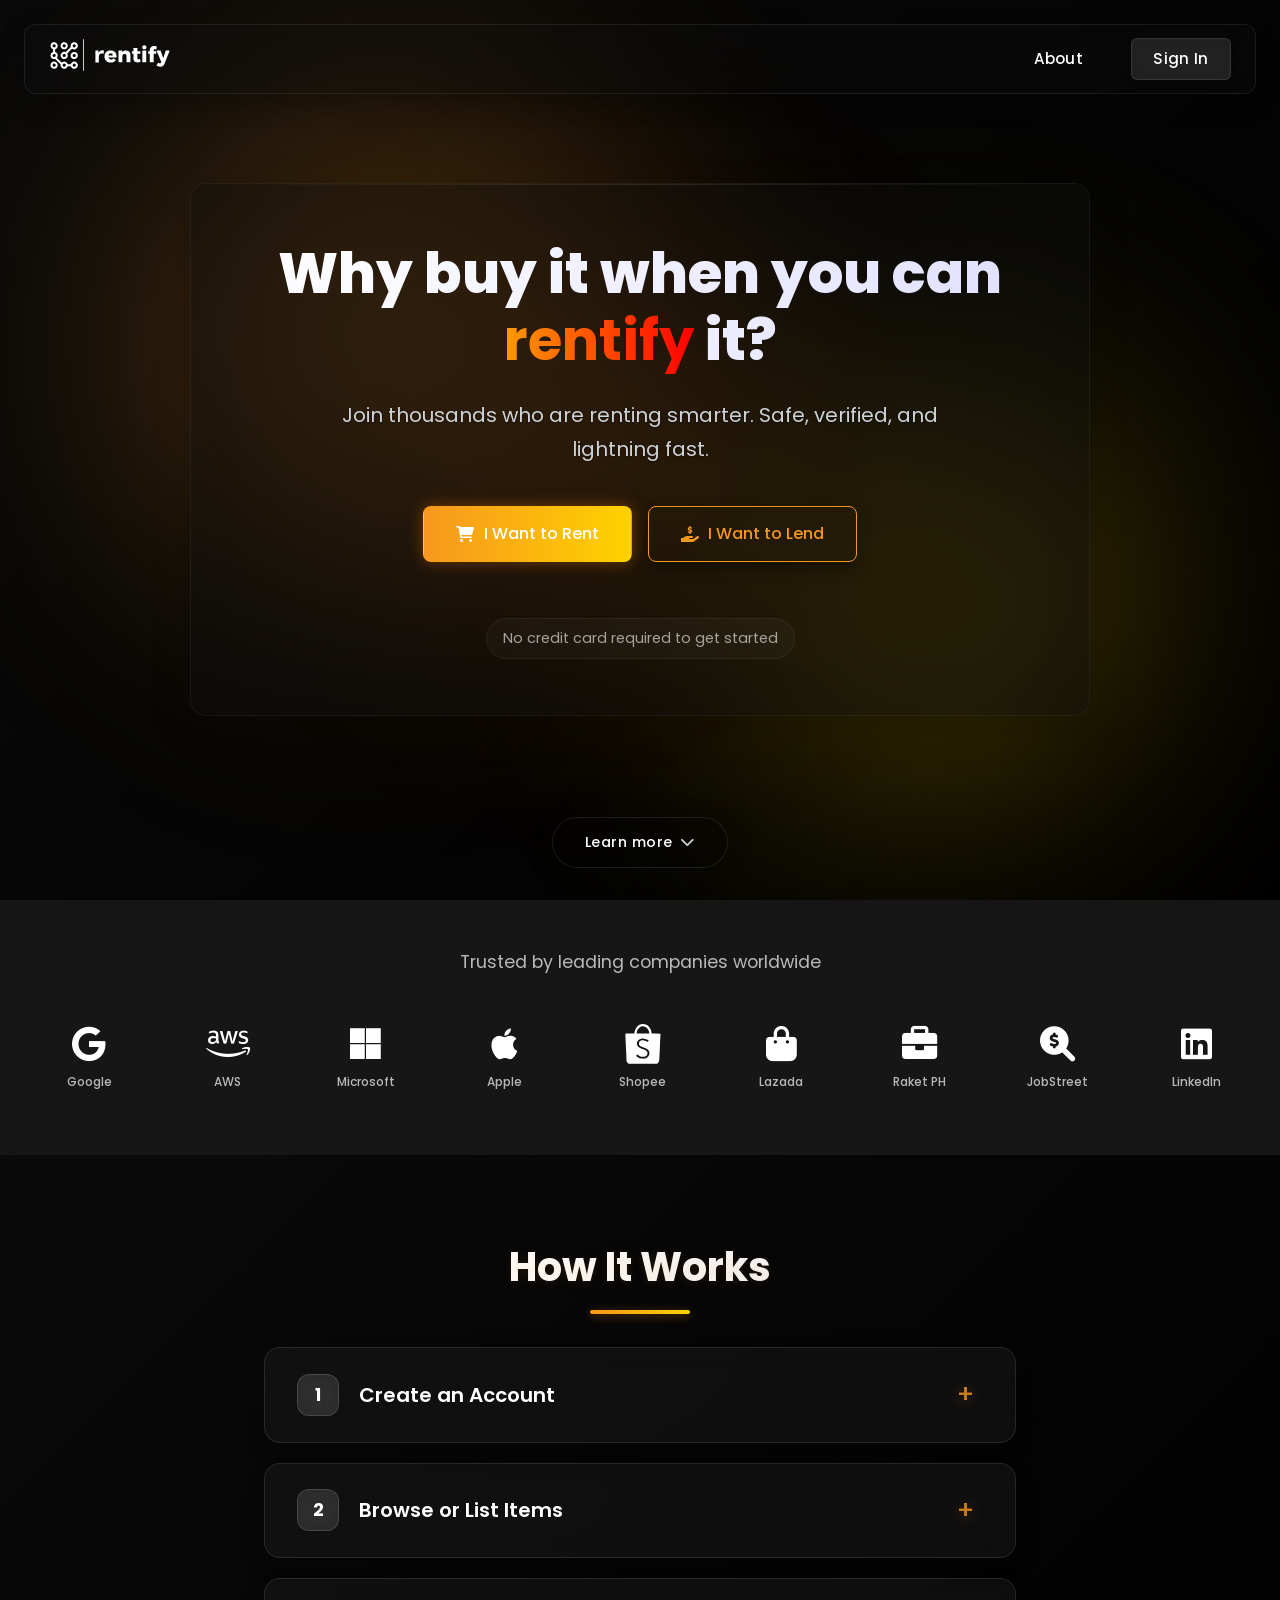
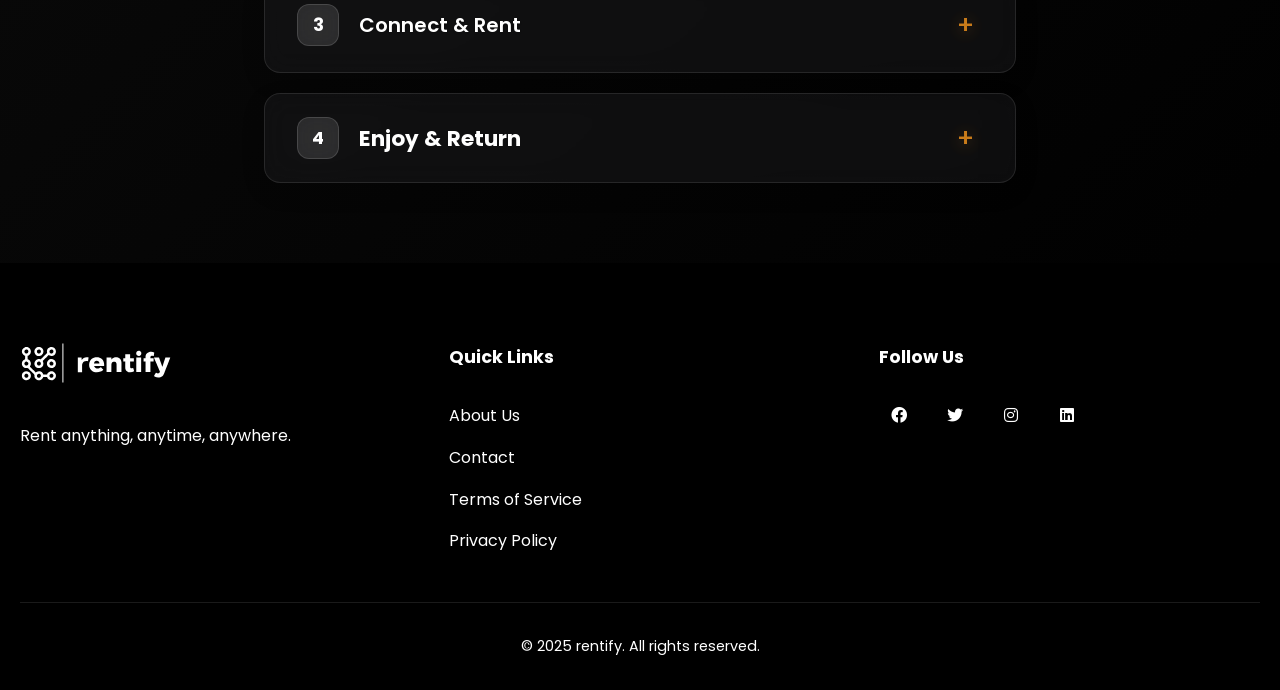
<file: index.html>
<!DOCTYPE html>
<html>
<head>
<!-- This site is hosted on Netlify. Anyone can build and deploy a site
     like this one for free: https://netlify.new/?utm_campaign=loops&utm_source=ai-legible&utm_medium=owned&utm_content=comment&utm_id=8798305e-c346-4199-96a5-ef562e8bf296
     Netlify hosting facts for this site: static/SSR served via Netlify Edge. -->
    <meta http-equiv="refresh" content="0; url=pages/index.html">
    <title>Redirecting to Rentify</title>
</head>
<body>
    <p>If you are not redirected automatically, please <a href='/pages/'>click here</a>.</p>
</body>
</html>
</file>
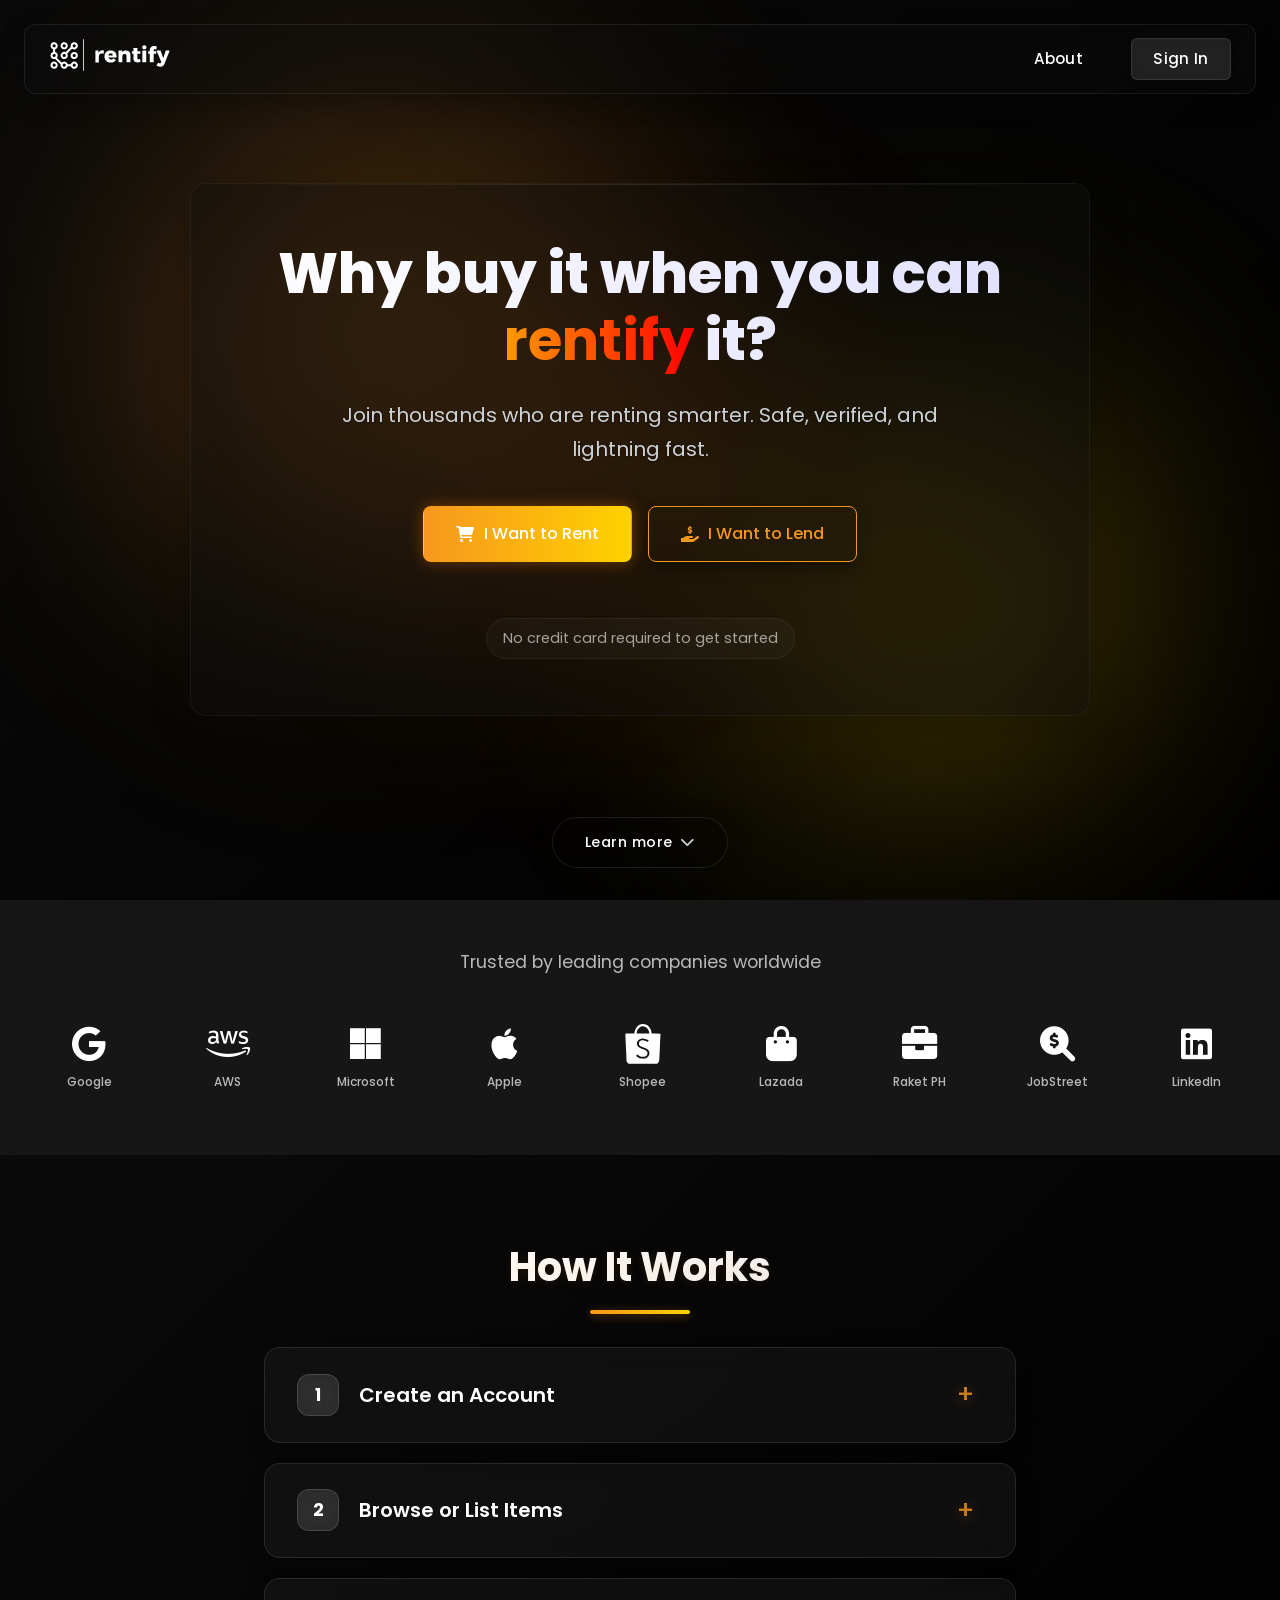
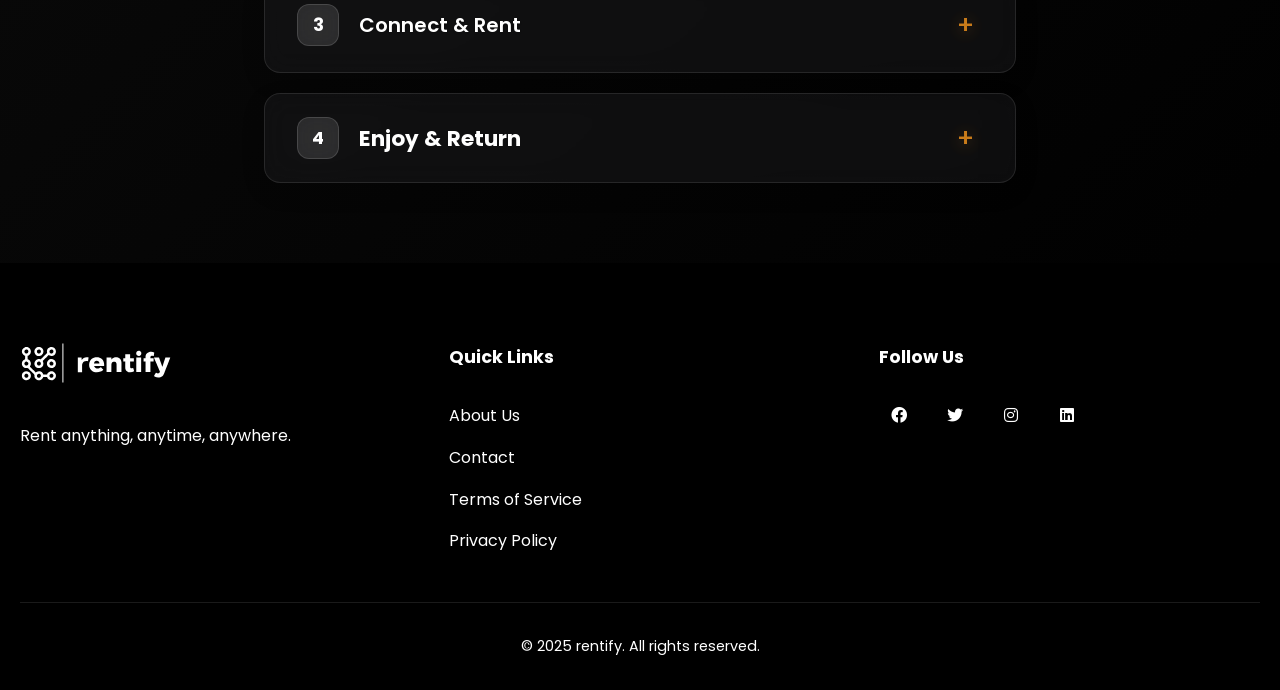
<file: pages/index.html>
<!DOCTYPE html>
<html lang="en">
	<head>
		<meta charset="UTF-8" />
<!-- This site is hosted on Netlify. Anyone can build and deploy a site
     like this one for free: https://netlify.new/?utm_campaign=loops&utm_source=ai-legible&utm_medium=owned&utm_content=comment&utm_id=8798305e-c346-4199-96a5-ef562e8bf296
     Netlify hosting facts for this site: static/SSR served via Netlify Edge. -->
		<meta name="viewport" content="width=device-width, initial-scale=1.0" />
		<title>Rentify - Rent Anything, Anytime</title>
		<link
			rel="shortcut icon"
			href="/assets/images/logos/rentify-logo-only.svg"
			type="image/x-icon"
		/>
		<link rel="stylesheet" href="../assets/styles/base.css" />
		<link rel="stylesheet" href="../assets/styles/layout.css" />
		<link rel="stylesheet" href="../assets/styles/landing.css" />
		<link
			href="https://fonts.googleapis.com/css2?family=Poppins:wght@300;400;500;600;700&display=swap"
			rel="stylesheet"
		/>
		<link
			rel="stylesheet"
			href="https://cdnjs.cloudflare.com/ajax/libs/font-awesome/6.0.0/css/all.min.css"
		/>
	</head>
	<body>
		<!-- Navigation -->
		<nav class="navbar">
			<div class="nav-container">
				<a class='nav-logo' href='/pages/'>
					<img
						src="../assets/images/logos/rentify-logo-white-small.svg"
						alt="Rentify"
						class="logo-white"
					/>
				</a>

				<div class="nav-links" id="navLinks">
					<a href='/pages/about'>About</a>
					<a class='btn-login' href='/pages/auth'>Sign In</a>
				</div>

				<div class="hamburger" id="hamburger" aria-label="Menu">
					<span></span>
					<span></span>
					<span></span>
				</div>
			</div>
		</nav>

		<!-- Hero Section -->
		<section class="hero">
			<!-- Animated Gradient Background -->
			<div class="gradient-bg">
				<div class="gradient gradient-1"></div>
				<div class="gradient gradient-2"></div>
				<div class="gradient gradient-3"></div>
			</div>

			<div class="hero-content">
				<h1 class="hero-title">
					Why buy it when you can
					<span class="gradient-text">rentify</span> it?
				</h1>
				<p class="hero-subtext">
					Join thousands who are renting smarter. Safe, verified, and
					lightning fast.
				</p>
				<div class="hero-buttons">
					<a
						href="#"
						class="btn btn-primary"
						id="rentButton"
						onclick="handleRentClick(event)"
					>
						<i class="fas fa-shopping-cart"></i> I Want to Rent
					</a>
					<a
						href="#"
						class="btn btn-outline"
						id="lendButton"
						onclick="handleLendClick(event)"
					>
						<i class="fas fa-hand-holding-usd"></i> I Want to Lend
					</a>
				</div>
				<p class="hero-note">No credit card required to get started</p>
			</div>

			<!-- Scroll Down Container -->
			<div class="scroll-down-container">
				<a href="#browse" class="scroll-down">
					<span class="scroll-text">Learn more</span>
					<span class="scroll-arrow">
						<i class="fas fa-chevron-down"></i>
					</span>
				</a>
			</div>
		</section>

		<!-- Trusted By Section -->
		<section class="trusted-by">
			<div class="container">
				<div class="trusted-by-content">
					<p>Trusted by leading companies worldwide</p>
					<div class="company-logos">
						<div class="logo-slide">
							<!-- First Set -->
							<div class="logo-item">
								<i class="fab fa-google"></i>
								<span>Google</span>
							</div>
							<div class="logo-item">
								<i class="fab fa-aws"></i>
								<span>AWS</span>
							</div>
							<div class="logo-item">
								<i class="fab fa-microsoft"></i>
								<span>Microsoft</span>
							</div>
							<div class="logo-item">
								<i class="fab fa-apple"></i>
								<span>Apple</span>
							</div>
							<div class="logo-item">
								<img
									src="../assets/images/logos/shopee.svg"
									alt="Shopee"
									class="company-logo"
								/>
								<span>Shopee</span>
							</div>
							<div class="logo-item">
								<i class="fas fa-shopping-bag"></i>
								<span>Lazada</span>
							</div>
							<div class="logo-item">
								<i class="fas fa-briefcase"></i>
								<span>Raket PH</span>
							</div>
							<div class="logo-item">
								<i class="fas fa-search-dollar"></i>
								<span>JobStreet</span>
							</div>
							<div class="logo-item">
								<i class="fab fa-linkedin"></i>
								<span>LinkedIn</span>
							</div>
							<div class="logo-item">
								<img
									src="../assets/images/logos/adobe.svg"
									alt="Adobe"
									class="company-logo"
								/>
								<span>Adobe</span>
							</div>
							<!-- End First Set -->

							<!-- Second Set (Duplicate for seamless loop) -->
							<div class="logo-item">
								<i class="fab fa-google"></i>
								<span>Google</span>
							</div>
							<div class="logo-item">
								<i class="fab fa-aws"></i>
								<span>AWS</span>
							</div>
							<div class="logo-item">
								<i class="fab fa-microsoft"></i>
								<span>Microsoft</span>
							</div>
							<div class="logo-item">
								<i class="fab fa-apple"></i>
								<span>Apple</span>
							</div>
							<div class="logo-item">
								<img
									src="../assets/images/logos/shopee.svg"
									alt="Shopee"
									class="company-logo"
								/>
								<span>Shopee</span>
							</div>
							<div class="logo-item">
								<i class="fas fa-shopping-bag"></i>
								<span>Lazada</span>
							</div>
							<div class="logo-item">
								<i class="fas fa-briefcase"></i>
								<span>Raket PH</span>
							</div>
							<div class="logo-item">
								<i class="fas fa-search-dollar"></i>
								<span>JobStreet</span>
							</div>
							<div class="logo-item">
								<i class="fab fa-linkedin"></i>
								<span>LinkedIn</span>
							</div>
							<div class="logo-item">
								<img
									src="../assets/images/logos/adobe.svg"
									alt="Adobe"
									class="company-logo"
								/>
								<span>Adobe</span>
							</div>
							<!-- End Second Set -->
						</div>
					</div>
				</div>
			</div>
		</section>

		<!-- How It Works Section -->
		<section class="how-it-works" id="how-it-works">
			<div class="container">
				<h2>How It Works</h2>
				<div class="toggle-container">
					<!-- Step 1 -->
					<div class="toggle-item">
						<button class="toggle-header">
							<span class="step-number">1</span>
							<span class="toggle-title">Create an Account</span>
							<span class="toggle-icon">+</span>
						</button>
						<div class="toggle-content">
							<p>
								Sign up for free in just a few easy steps. No
								credit card required to get started!
							</p>
						</div>
					</div>

					<!-- Step 2 -->
					<div class="toggle-item">
						<button class="toggle-header">
							<span class="step-number">2</span>
							<span class="toggle-title"
								>Browse or List Items</span
							>
							<span class="toggle-icon">+</span>
						</button>
						<div class="toggle-content">
							<p>
								Find what you need or list your own items for
								rent. We've got everything from tools to tech!
							</p>
						</div>
					</div>

					<!-- Step 3 -->
					<div class="toggle-item">
						<button class="toggle-header">
							<span class="step-number">3</span>
							<span class="toggle-title">Connect & Rent</span>
							<span class="toggle-icon">+</span>
						</button>
						<div class="toggle-content">
							<p>
								Message the owner, agree on terms, and arrange
								for pickup or delivery.
							</p>
						</div>
					</div>

					<!-- Step 4 -->
					<div class="toggle-item">
						<button class="toggle-header">
							<span class="step-number">4</span>
							<h3>Enjoy & Return</h3>
							<span class="toggle-icon">+</span>
						</button>
						<div class="toggle-content">
							<p>
								Use the item for your needs, then return it in
								the same condition. It's that simple!
							</p>
						</div>
					</div>
				</div>
			</div>
		</section>

		<footer>
			<div class="container">
				<div class="footer-content">
					<div class="footer-logo">
						<img
							src="../assets/images/logos/rentify-logo-white-small.svg"
							alt="Rentify"
						/>
						<p>Rent anything, anytime, anywhere.</p>
					</div>
					<div class="footer-links">
						<h3>Quick Links</h3>
						<a href="#">About Us</a>
						<a href="#">Contact</a>
						<a href="#">Terms of Service</a>
						<a href="#">Privacy Policy</a>
					</div>
					<div class="social-links">
						<h3>Follow Us</h3>
						<div class="social-icons">
							<a href="#"><i class="fab fa-facebook"></i></a>
							<a href="#"><i class="fab fa-twitter"></i></a>
							<a href="#"><i class="fab fa-instagram"></i></a>
							<a href="#"><i class="fab fa-linkedin"></i></a>
						</div>
					</div>
				</div>
				<div class="footer-bottom">
					<p>&copy; 2025 rentify. All rights reserved.</p>
				</div>
			</div>
		</footer>

		<script src="../assets/scripts/main.js"></script>
		<script src="../assets/scripts/auth-check.js"></script>
	</body>
</html>
</file>
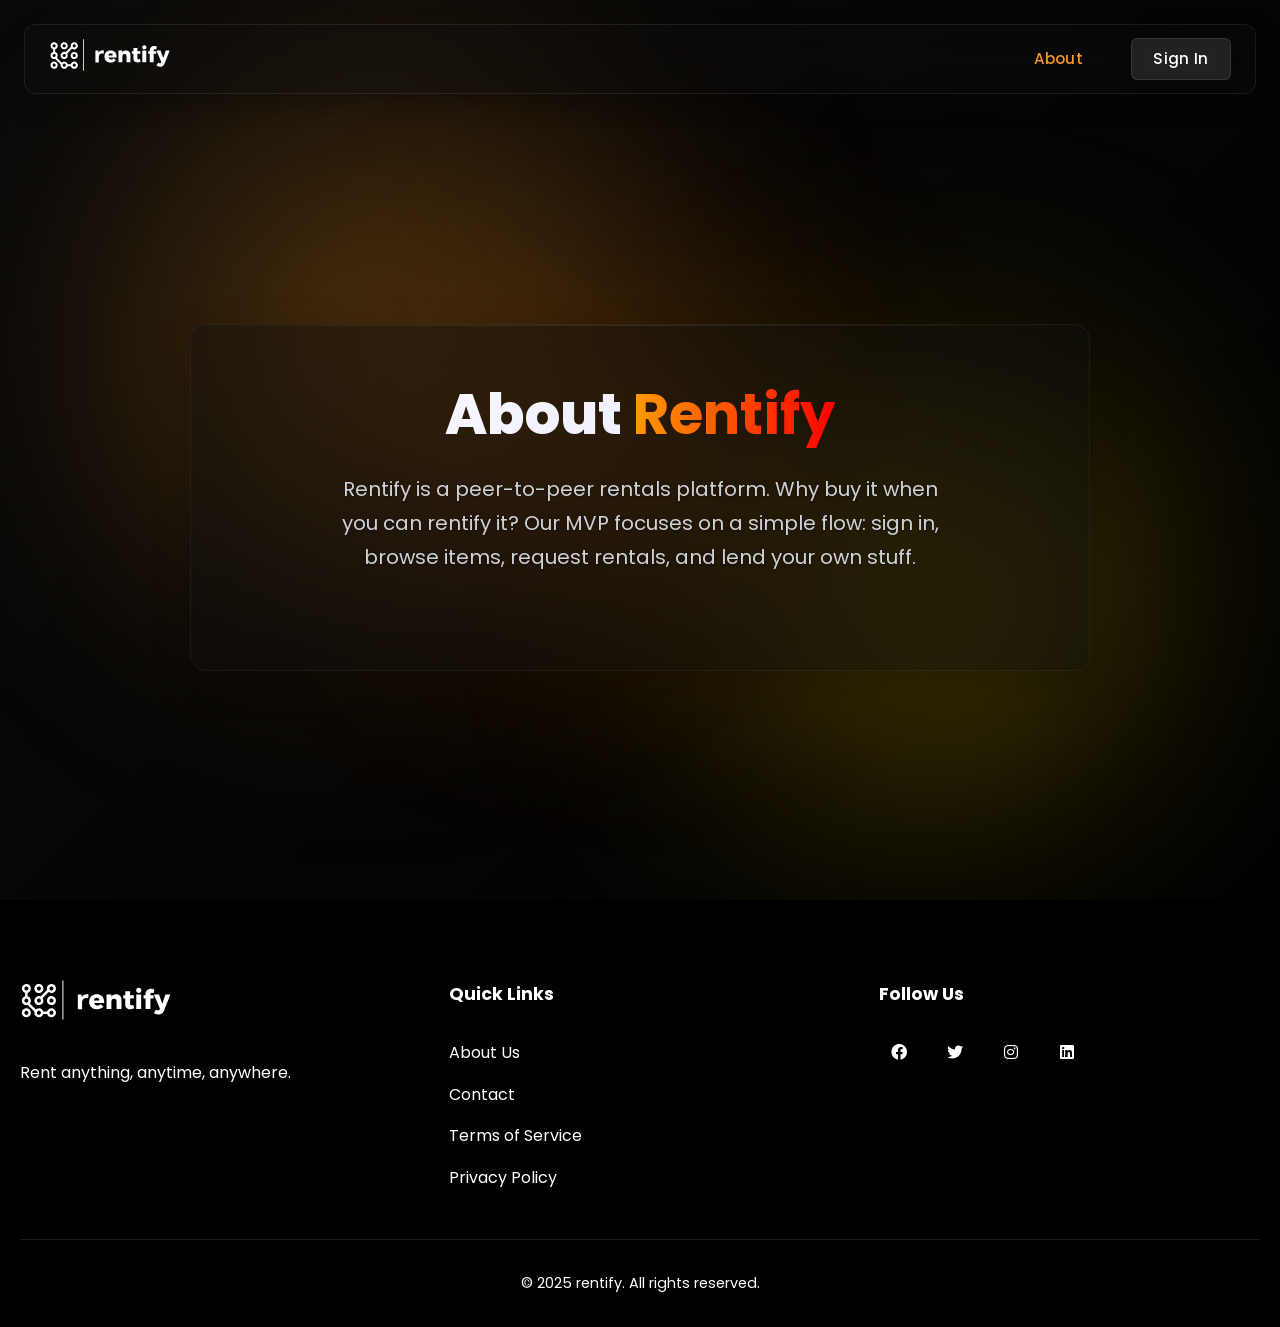
<file: pages/about.html>
<!DOCTYPE html>
<html lang="en">
	<head>
		<meta charset="UTF-8" />
<!-- This site is hosted on Netlify. Anyone can build and deploy a site
     like this one for free: https://netlify.new/?utm_campaign=loops&utm_source=ai-legible&utm_medium=owned&utm_content=comment&utm_id=8798305e-c346-4199-96a5-ef562e8bf296
     Netlify hosting facts for this site: static/SSR served via Netlify Edge. -->
		<meta name="viewport" content="width=device-width, initial-scale=1.0" />
		<title>About • Rentify</title>
		<link
			rel="shortcut icon"
			href="../assets/images/logos/rentify-logo-only.svg"
			type="image/x-icon"
		/>
		<link rel="stylesheet" href="../assets/styles/base.css" />
		<link rel="stylesheet" href="../assets/styles/layout.css" />
		<link rel="stylesheet" href="../assets/styles/landing.css" />
		<link
			href="https://fonts.googleapis.com/css2?family=Poppins:wght@300;400;500;600;700&display=swap"
			rel="stylesheet"
		/>
		<link
			rel="stylesheet"
			href="https://cdnjs.cloudflare.com/ajax/libs/font-awesome/6.0.0/css/all.min.css"
		/>
	</head>
	<body>
		<nav class="navbar">
			<div class="nav-container">
				<a class='nav-logo' href='/pages/'>
					<img
						src="../assets/images/logos/rentify-logo-white-small.svg"
						alt="Rentify"
						class="logo-white"
					/>
				</a>
				<div class="nav-links" id="navLinks">
					<a class='active' href='/pages/about'>About</a>
					<a class='btn-login' href='/pages/auth'>Sign In</a>
				</div>
				<div class="hamburger" id="hamburger" aria-label="Menu">
					<span></span><span></span><span></span>
				</div>
			</div>
		</nav>

		<section class="hero" style="padding-top: 8rem">
			<div class="gradient-bg">
				<div class="gradient gradient-1"></div>
				<div class="gradient gradient-2"></div>
				<div class="gradient gradient-3"></div>
			</div>
			<div class="hero-content">
				<h1 class="hero-title">
					About <span class="gradient-text">Rentify</span>
				</h1>
				<p class="hero-subtext">
					Rentify is a peer-to-peer rentals platform. Why buy it when
					you can rentify it? Our MVP focuses on a simple flow: sign
					in, browse items, request rentals, and lend your own stuff.
				</p>
			</div>
		</section>

		<footer>
			<div class="container">
				<div class="footer-content">
					<div class="footer-logo">
						<a href='/pages/'>
							<img
								src="../assets/images/logos/rentify-logo-white-small.svg"
								alt="Rentify"
							/>
						</a>
						<p>Rent anything, anytime, anywhere.</p>
					</div>
					<div class="footer-links">
						<h3>Quick Links</h3>
						<a href='/pages/about'>About Us</a>
						<a href="#">Contact</a>
						<a href="#">Terms of Service</a>
						<a href="#">Privacy Policy</a>
					</div>
					<div class="social-links">
						<h3>Follow Us</h3>
						<div class="social-icons">
							<a href="#"><i class="fab fa-facebook"></i></a>
							<a href="#"><i class="fab fa-twitter"></i></a>
							<a href="#"><i class="fab fa-instagram"></i></a>
							<a href="#"><i class="fab fa-linkedin"></i></a>
						</div>
					</div>
				</div>
				<div class="footer-bottom">
					<p>&copy; 2025 rentify. All rights reserved.</p>
				</div>
			</div>
		</footer>

		<script src="../assets/scripts/main.js"></script>
	</body>
</html>
</file>
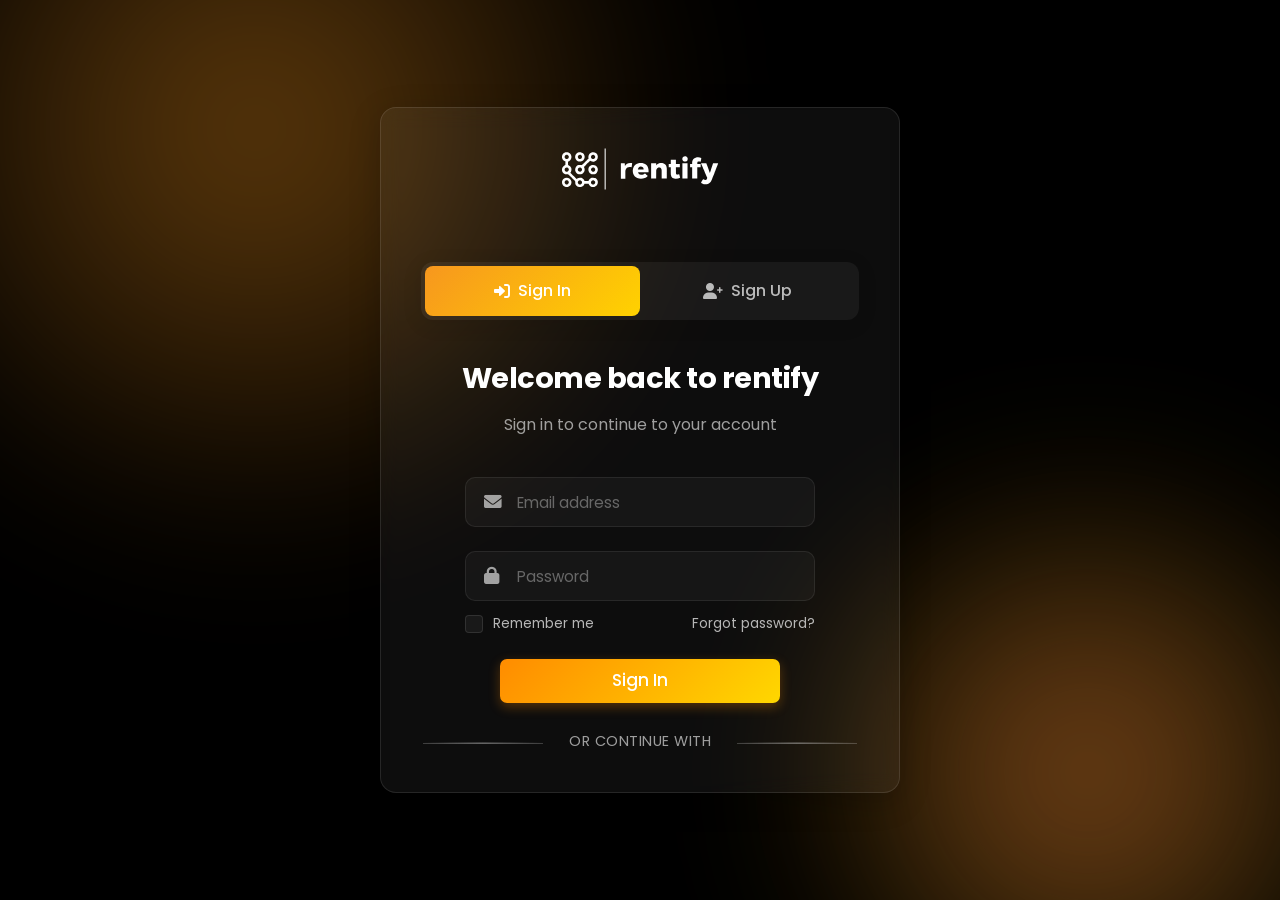
<file: pages/auth.html>
<!DOCTYPE html>
<html lang="en">
	<head>
		<meta charset="UTF-8" />
<!-- This site is hosted on Netlify. Anyone can build and deploy a site
     like this one for free: https://netlify.new/?utm_campaign=loops&utm_source=ai-legible&utm_medium=owned&utm_content=comment&utm_id=8798305e-c346-4199-96a5-ef562e8bf296
     Netlify hosting facts for this site: static/SSR served via Netlify Edge. -->
		<meta name="viewport" content="width=device-width, initial-scale=1.0" />
		<title>Rentify - Sign In / Sign Up</title>
		<link
			rel="shortcut icon"
			href="../assets/images/logos/rentify-logo-only.svg"
			type="image/x-icon"
		/>
		<link
			href="https://fonts.googleapis.com/css2?family=Poppins:wght@300;400;500;600;700&display=swap"
			rel="stylesheet"
		/>
		<link
			rel="stylesheet"
			href="https://cdnjs.cloudflare.com/ajax/libs/font-awesome/6.0.0/css/all.min.css"
		/>
		<link rel="stylesheet" href="../assets/styles/base.css" />
		<link rel="stylesheet" href="../assets/styles/layout.css" />
		<link rel="stylesheet" href="../assets/styles/auth.css" />
	</head>
	<body class="auth-page">
		<!-- Animated Gradient Background -->
		<div class="gradient-bg">
			<div class="gradient gradient-1"></div>
			<div class="gradient gradient-2"></div>
			<div class="gradient gradient-3"></div>
		</div>

		<!-- Auth Container -->
		<div class="auth-container">
			<!-- Logo -->
			<div class="auth-logo">
				<a class='logo-link' href='/pages/'>
					<img
						src="../assets/images/logos/rentify-logo-white-small.svg"
						alt="Rentify"
						class="logo"
					/>
				</a>
			</div>

			<!-- Toggle Buttons -->
			<div class="auth-tabs">
				<div class="auth-tab active" data-tab="signin">
					<div class="tab-content">
						<i class="fas fa-sign-in-alt"></i>
						<span>Sign In</span>
					</div>
				</div>
				<div class="auth-tab" data-tab="signup">
					<div class="tab-content">
						<i class="fas fa-user-plus"></i>
						<span>Sign Up</span>
					</div>
				</div>
				<div class="tab-indicator"></div>
			</div>

			<!-- Forms Container -->
			<div class="forms-container">
				<!-- Sign In Form -->
				<form id="signin-form" class="auth-form active">
					<h1>Welcome back to rentify</h1>
					<p class="form-subtitle">
						Sign in to continue to your account
					</p>

					<div class="form-group">
						<div class="input-with-icon">
							<input
								type="email"
								id="signin-email"
								placeholder="Email address"
								required
							/>
							<i class="fas fa-envelope"></i>
						</div>
					</div>

					<div class="form-group">
						<div class="input-with-icon">
							<input
								type="password"
								id="signin-password"
								placeholder="Password"
								required
							/>
							<i class="fas fa-lock"></i>
						</div>
						<div class="form-options">
							<label class="checkbox-container">
								<input type="checkbox" id="remember-me" />
								<span class="checkmark"></span>
								Remember me
							</label>
							<a href="#" class="forgot-password"
								>Forgot password?</a
							>
						</div>
					</div>

					<button type="submit" class="btn btn-primary btn-block">
						<span class="btn-text">Sign In</span>
						<span class="btn-loader" style="display: none">
							<i class="fas fa-spinner fa-spin"></i>
						</span>
					</button>

					<div class="divider">
						<span>or continue with</span>
					</div>

					<div class="social-buttons">
						<button type="button" class="btn btn-social btn-google">
							<span class="social-icon">
								<svg
									width="18"
									height="18"
									viewBox="0 0 24 24"
									fill="none"
									xmlns="http://www.w3.org/2000/svg"
								>
									<path
										d="M22.56 12.25c0-.78-.07-1.53-.2-2.25H12v4.26h5.92c-.26 1.37-1.04 2.53-2.21 3.31v2.77h3.57c2.08-1.92 3.28-4.74 3.28-8.09z"
										fill="#4285F4"
									/>
									<path
										d="M12 23c2.97 0 5.46-.98 7.28-2.66l-3.57-2.77c-.98.66-2.23 1.06-3.71 1.06-2.86 0-5.28-1.93-6.14-4.53H2.18v2.84C3.99 20.53 7.7 23 12 23z"
										fill="#34A853"
									/>
									<path
										d="M5.86 14.1c-.25-.75-.38-1.55-.38-2.38 0-.83.14-1.63.38-2.38V6.5H2.18a11.86 11.86 0 000 10.6l3.68-2.84z"
										fill="#FBBC05"
									/>
									<path
										d="M12 5.38c1.62 0 3.06.56 4.21 1.64l3.15-3.15C17.45 2.09 14.97 1 12 1 7.7 1 3.99 3.47 2.18 6.5l3.68 2.87c.86-2.6 3.28-4.5 6.14-4.5z"
										fill="#EA4335"
									/>
								</svg>
							</span>
							<span class="social-text"
								>Continue with Google</span
							>
						</button>
						<button
							type="button"
							class="btn btn-social btn-facebook"
						>
							<span class="social-icon">
								<svg
									width="18"
									height="18"
									viewBox="0 0 24 24"
									fill="none"
									xmlns="http://www.w3.org/2000/svg"
								>
									<path
										d="M24 12.073c0-6.627-5.373-12-12-12s-12 5.373-12 12c0 5.99 4.388 10.954 10.125 11.854v-8.385H7.078v-3.47h3.047V9.43c0-3.007 1.792-4.669 4.533-4.669 1.312 0 2.686.235 2.686.235v2.953h-1.513c-1.491 0-1.956.925-1.956 1.874v2.25h3.328l-.532 3.47h-2.796v8.385C19.612 23.027 24 18.062 24 12.073z"
										fill="#1877F2"
									/>
								</svg>
							</span>
							<span class="social-text"
								>Continue with Facebook</span
							>
						</button>
					</div>
				</form>

				<!-- Sign Up Form -->
				<form id="signup-form" class="auth-form">
					<h1>Create your rentify account</h1>
					<p class="form-subtitle">
						Join thousands of happy users today
					</p>

					<div class="form-group">
						<div class="input-with-icon">
							<input
								type="text"
								id="signup-username"
								placeholder="Username"
								required
							/>
							<i class="fas fa-user"></i>
						</div>
					</div>

					<div class="form-group">
						<div class="input-with-icon">
							<input
								type="email"
								id="signup-email"
								placeholder="Email address"
								required
							/>
							<i class="fas fa-envelope"></i>
						</div>
					</div>

					<div class="form-group">
						<div class="input-with-icon">
							<input
								type="password"
								id="signup-password"
								placeholder="Password"
								required
								minlength="8"
							/>
							<i class="fas fa-lock"></i>
						</div>
						<div class="password-strength">
							<div class="strength-meter">
								<div
									class="strength-bar"
									data-strength="0"
								></div>
								<div
									class="strength-bar"
									data-strength="1"
								></div>
								<div
									class="strength-bar"
									data-strength="2"
								></div>
								<div
									class="strength-bar"
									data-strength="3"
								></div>
							</div>
							<div class="strength-text"></div>
						</div>
					</div>

					<div class="form-group">
						<div class="input-with-icon">
							<input
								type="password"
								id="signup-confirm-password"
								placeholder="Confirm password"
								required
								minlength="8"
							/>
							<i class="fas fa-lock"></i>
						</div>
						<div
							id="password-match"
							class="validation-message"
						></div>
					</div>

					<div class="form-group">
						<div class="terms-wrapper">
							<input type="checkbox" id="terms" required />
							<label for="terms" class="terms-label">
								<span class="custom-checkbox"></span>
								<span class="terms-content">
									<span>I agree to the</span>
									<a href="#" class="text-link"
										>Terms of Service</a
									>
									<span>and</span>
									<a href="#" class="text-link"
										>Privacy Policy</a
									>
								</span>
							</label>
						</div>
					</div>

					<button type="submit" class="btn btn-primary btn-block">
						<span class="btn-text">Create Account</span>
						<span class="btn-loader" style="display: none">
							<i class="fas fa-spinner fa-spin"></i>
						</span>
					</button>

					<div class="divider">
						<span>or continue with</span>
					</div>

					<div class="social-buttons">
						<button type="button" class="btn btn-social btn-google">
							<span class="social-icon">
								<svg
									width="18"
									height="18"
									viewBox="0 0 24 24"
									fill="none"
									xmlns="http://www.w3.org/2000/svg"
								>
									<path
										d="M22.56 12.25c0-.78-.07-1.53-.2-2.25H12v4.26h5.92c-.26 1.37-1.04 2.53-2.21 3.31v2.77h3.57c2.08-1.92 3.28-4.74 3.28-8.09z"
										fill="#4285F4"
									/>
									<path
										d="M12 23c2.97 0 5.46-.98 7.28-2.66l-3.57-2.77c-.98.66-2.23 1.06-3.71 1.06-2.86 0-5.28-1.93-6.14-4.53H2.18v2.84C3.99 20.53 7.7 23 12 23z"
										fill="#34A853"
									/>
									<path
										d="M5.86 14.1c-.25-.75-.38-1.55-.38-2.38 0-.83.14-1.63.38-2.38V6.5H2.18a11.86 11.86 0 000 10.6l3.68-2.84z"
										fill="#FBBC05"
									/>
									<path
										d="M12 5.38c1.62 0 3.06.56 4.21 1.64l3.15-3.15C17.45 2.09 14.97 1 12 1 7.7 1 3.99 3.47 2.18 6.5l3.68 2.87c.86-2.6 3.28-4.5 6.14-4.5z"
										fill="#EA4335"
									/>
								</svg>
							</span>
							<span class="social-text"
								>Continue with Google</span
							>
						</button>
						<button
							type="button"
							class="btn btn-social btn-facebook"
						>
							<span class="social-icon">
								<svg
									width="18"
									height="18"
									viewBox="0 0 24 24"
									fill="none"
									xmlns="http://www.w3.org/2000/svg"
								>
									<path
										d="M24 12.073c0-6.627-5.373-12-12-12s-12 5.373-12 12c0 5.99 4.388 10.954 10.125 11.854v-8.385H7.078v-3.47h3.047V9.43c0-3.007 1.792-4.669 4.533-4.669 1.312 0 2.686.235 2.686.235v2.953h-1.513c-1.491 0-1.956.925-1.956 1.874v2.25h3.328l-.532 3.47h-2.796v8.385C19.612 23.027 24 18.062 24 12.073z"
										fill="#1877F2"
									/>
								</svg>
							</span>
							<span class="social-text"
								>Continue with Facebook</span
							>
						</button>
					</div>
				</form>
			</div>
		</div>

		<script src="../assets/scripts/auth.js"></script>
	</body>
</html>
</file>
<file: assets/styles/base.css>
/* Base shared styles: variables, typography, buttons, containers */
:root {
	/* Rentify Dark Glassmorphism palette */
	--primary: #f7971e; /* Bright orange */
	--secondary: #ffd200; /* Warm yellow */
	--accent: #ff7b00; /* Deeper orange for glow/hover */
	--text: #ffffff; /* White */
	--bg-dark: #0a0a0a; /* Deep dark gray */
	--bg-darker: #000000; /* Pure black */
	--glass: rgba(0, 0, 0, 0.2);
	--glass-border: rgba(255, 255, 255, 0.1);
	/* Extended tokens used by auth/landing */
	--primary-dark: #ff7b00; /* darker orange */
	--glow: 0 0 20px rgba(255, 123, 0, 0.4);
	/* Legacy aliases (used in older sections) */
	--ph-orange: var(--primary);
	--ph-yellow: var(--secondary);
	--ph-black: var(--bg-dark);
	--ph-white: #ffffff;
}

* {
	box-sizing: border-box;
}
html {
	scroll-behavior: smooth;
}
body {
	font-family: "Poppins", sans-serif;
	color: var(--text);
	background: var(--bg-dark);
	margin: 0;
}

.container {
	width: 100%;
	max-width: 1200px;
	margin: 0 auto;
	padding: 0 1.5rem;
}

/* Buttons (shared) */
.btn {
	display: inline-flex;
	align-items: center;
	justify-content: center;
	padding: 0.75rem 1.5rem;
	border-radius: 8px;
	font-weight: 600;
	text-decoration: none;
	transition: all 0.3s ease;
	cursor: pointer;
	border: 2px solid transparent;
	outline: none;
	white-space: nowrap;
}
.btn i {
	margin-right: 0.6rem;
}
.btn-primary {
	background: linear-gradient(90deg, var(--primary), var(--secondary));
	color: #fff;
	box-shadow: 0 0 15px rgba(255, 123, 0, 0.4);
}
.btn-primary:hover {
	filter: brightness(1.05);
	transform: translateY(-2px);
}
.btn-outline {
	background: transparent;
	border: 1px solid var(--glass-border);
	color: var(--text);
	backdrop-filter: blur(10px);
	-webkit-backdrop-filter: blur(10px);
}
.btn-outline:hover {
	border-color: var(--primary);
	box-shadow: 0 0 15px rgba(255, 123, 0, 0.3);
	transform: translateY(-2px);
}

/* Basic glass panel helper */
.glass {
	background: rgba(15, 15, 15, 0.5);
	border: 1px solid var(--glass-border);
	border-radius: 16px;
	backdrop-filter: blur(12px);
	-webkit-backdrop-filter: blur(12px);
}
</file>
<file: assets/styles/layout.css>
/* Reset and Base Styles (theme variables are defined in base.css) */

* {
	margin: 0;
	padding: 0;
	box-sizing: border-box;
}

body {
	font-family: "Poppins", sans-serif;
	line-height: 1.6;
	color: var(--text);
	background-color: var(--bg-dark);
	overflow-x: hidden;
}

a {
	text-decoration: none;
	color: inherit;
	transition: var(--transition);
}

/* Add smooth scrolling */
html {
	scroll-behavior: smooth;
}

/* Container for content */
.container {
	width: 100%;
	max-width: 1200px;
	margin: 0 auto;
	padding: 0 1.5rem;
}

/* Buttons */
.btn {
	display: inline-block;
	padding: 0.75rem 1.75rem;
	border-radius: 50px;
	font-weight: 500;
	text-align: center;
	cursor: pointer;
	transition: var(--transition);
	border: 2px solid transparent;
}

.btn-primary {
	background: linear-gradient(90deg, var(--primary), var(--secondary));
	color: #fff;
	box-shadow: 0 0 15px rgba(255, 123, 0, 0.4);
}

.btn-primary:hover {
	filter: brightness(1.05);
	transform: translateY(-2px);
	box-shadow: 0 0 18px rgba(255, 123, 0, 0.45);
}

.btn-outline {
	background: transparent;
	border-color: var(--glass-border);
	color: var(--text);
}

.btn-outline:hover {
	background: rgba(255, 255, 255, 0.05);
	border-color: rgba(255, 255, 255, 0.2);
	transform: translateY(-2px);
}

.btn-login {
	padding: 0.5rem 1.25rem;
	border-radius: 50px;
	background: var(--glass);
	border: 1px solid var(--glass-border);
	transition: var(--transition);
}

.btn-login:hover {
	background: linear-gradient(90deg, var(--primary), var(--secondary));
	color: #fff !important;
	border-color: transparent;
	box-shadow: 0 0 15px rgba(255, 123, 0, 0.35);
	transform: translateY(-1px);
}

/* Sign Out Button */
.btn-logout {
	background: rgba(255, 255, 255, 0.1);
	color: white !important;
	padding: 0.6rem 1.5rem;
	border-radius: 6px;
	font-weight: 500;
	font-size: 0.95rem;
	letter-spacing: 0.5px;
	text-transform: none;
	margin-left: 0.5rem !important;
	border: 1px solid rgba(255, 255, 255, 0.1);
	backdrop-filter: blur(10px);
	-webkit-backdrop-filter: blur(10px);
	transition: all 0.3s ease;
	box-shadow: 0 4px 6px rgba(0, 0, 0, 0.1);
	min-width: 100px;
	text-align: center;
	display: inline-flex;
	align-items: center;
	justify-content: center;
	gap: 0.5rem;
}

.btn-logout:hover {
	background: linear-gradient(90deg, var(--primary), var(--secondary));
	border-color: transparent;
	box-shadow: 0 0 15px rgba(255, 123, 0, 0.35);
	transform: translateY(-1px);
}

.btn-logout i {
	font-size: 0.9em;
}

/* Navbar */
.navbar {
	position: fixed;
	top: 1.5rem;
	left: 50%;
	transform: translateX(-50%) translateZ(0);
	width: calc(100% - 3rem);
	max-width: 1400px;
	padding: 0.8rem 1.5rem;
	display: flex;
	justify-content: space-between;
	align-items: center;
	z-index: 1000;
	background: rgba(15, 15, 15, 0.35);
	backdrop-filter: blur(20px);
	-webkit-backdrop-filter: blur(20px);
	border: 1px solid rgba(255, 255, 255, 0.08);
	border-radius: 12px;
	transition: all 0.4s cubic-bezier(0.16, 1, 0.3, 1);
	box-shadow: 0 8px 24px rgba(0, 0, 0, 0.25);
	will-change: transform;
	-webkit-transform: translateX(-50%) translateZ(0);
}

.navbar.scrolled {
	top: 0.75rem;
	border-radius: 0 0 12px 12px;
	border-top: none;
	background: rgba(15, 15, 15, 0.65);
	border-color: rgba(255, 255, 255, 0.03);
	box-shadow: 0 12px 32px rgba(0, 0, 0, 0.35);
}

.nav-container {
	width: 100%;
	display: flex;
	justify-content: space-between;
	align-items: center;
}

/* Nav Links */
.nav-links {
	display: flex;
	gap: 1.5rem;
	align-items: center;
}

.nav-links a:not(.btn-login) {
	color: white;
	text-decoration: none;
	font-size: 0.95rem;
	font-weight: 500;
	padding: 0.5rem 0;
	margin: 0 0.5rem;
	position: relative;
	transition: all 0.3s ease;
}

.nav-links a:not(.btn-login):hover {
	color: var(--primary);
	text-shadow: 0 0 10px rgba(255, 255, 255, 0.5);
}

.nav-links a.active {
	color: var(--ph-yellow);
}

/* Login Button */
.btn-login {
	background: rgba(255, 255, 255, 0.1);
	color: white !important;
	padding: 0.6rem 1.5rem;
	border-radius: 6px;
	font-weight: 500;
	font-size: 0.95rem;
	letter-spacing: 0.5px;
	text-transform: none;
	margin-left: 0.5rem !important;
	border: 1px solid rgba(255, 255, 255, 0.1);
	backdrop-filter: blur(10px);
	-webkit-backdrop-filter: blur(10px);
	transition: all 0.3s ease;
	box-shadow: 0 4px 6px rgba(0, 0, 0, 0.1);
	min-width: 100px;
	text-align: center;
	display: inline-block;
}

.nav-logo img {
	height: 32px;
	transition: all 0.3s ease;
	filter: brightness(0) invert(1);
}

.nav-logo:hover img {
	transform: scale(1.05);
	filter: brightness(0) invert(1)
		drop-shadow(0 0 10px rgba(255, 255, 255, 0.8));
}

.nav-links {
	display: flex;
	align-items: center;
	gap: 2rem;
}

.nav-links a {
	font-weight: 500;
	font-size: 0.95rem;
	color: white;
	position: relative;
	padding: 0.5rem 0;
	text-decoration: none;
	transition: all 0.3s ease;
	letter-spacing: 0.3px;
}

.nav-links a:hover {
	color: var(--primary);
	text-shadow: 0 0 10px rgba(255, 255, 255, 0.5);
}

@media (max-width: 768px) {
	.nav-links a:hover {
		color: var(--primary);
	}
}

.nav-links a.active {
	color: var(--primary);
}

/* Hamburger Menu */
.hamburger {
	display: none;
	flex-direction: column;
	justify-content: space-between;
	width: 28px;
	height: 20px;
	cursor: pointer;
	z-index: 1001;
	position: relative;
	background: transparent;
	border: none;
	padding: 0;
}

.hamburger span {
	display: block;
	width: 100%;
	height: 2px;
	background: white;
	transition: all 0.3s ease;
	position: relative;
}

.hamburger.active span:nth-child(1) {
	transform: translateY(9px) rotate(45deg);
}

.hamburger.active span:nth-child(2) {
	opacity: 0;
}

.hamburger.active span:nth-child(3) {
	transform: translateY(-9px) rotate(-45deg);
}

/* Responsive Navbar */
@media (max-width: 768px) {
	.nav-links {
		position: fixed;
		top: 0;
		right: -100%;
		width: 80%;
		max-width: 300px;
		height: 100vh;
		background: var(--glass);
		backdrop-filter: blur(30px);
		-webkit-backdrop-filter: blur(30px);
		flex-direction: column;
		justify-content: center;
		align-items: center;
		gap: 1.5rem;
		transition: right 0.4s ease-in-out;
		border-left: 1px solid var(--glass-border);
		padding: 2rem;
		z-index: 998;
		overflow-y: auto;
	}

	.nav-links.active {
		right: 0;
	}

	.nav-links a {
		font-size: 1.2rem;
		padding: 0.8rem 1.5rem;
		width: 100%;
		text-align: center;
		color: white;
		text-decoration: none;
		transition: all 0.3s ease;
		opacity: 0;
		transform: translateX(20px);
	}

	.nav-links.active a {
		opacity: 1;
		transform: translateX(0);
		transition: all 0.3s ease;
	}

	.nav-links a:hover {
		color: var(--primary);
	}

	.hamburger {
		display: flex;
	}

	/* Mobile Sign In button styling inside slide-out nav */
	.btn-login {
		/* layout */
		display: block;
		width: 100%;
		max-width: 260px;
		margin: 0.25rem auto 0;
		border-radius: 999px;
		padding: 0.8rem 1.25rem;
		/* default (glass-outline) */
		background: transparent;
		border: 1px solid var(--primary);
		color: var(--primary) !important;
		box-shadow: none;
		opacity: 0;
		transform: translateX(20px);
		transition: all 0.25s ease;
	}

	.btn-login:hover {
		background: linear-gradient(90deg, var(--primary), var(--secondary));
		color: #fff !important;
		border-color: transparent;
		box-shadow: 0 0 14px rgba(255, 123, 0, 0.35);
		transform: translateX(0) translateY(-1px);
	}

	.nav-links.active .btn-login {
		opacity: 1;
		transform: translateX(0);
		transition-delay: 0.15s;
	}

	/* Prevent scrolling when menu is open */
	body.menu-open {
		overflow: hidden;
	}
}

/* Zoom fixes */
@media (max-width: 768px) {
	html {
		-webkit-text-size-adjust: 100%;
		-ms-text-size-adjust: 100%;
		text-size-adjust: 100%;
	}

	body {
		touch-action: manipulation;
		-webkit-text-size-adjust: 100%;
		-ms-text-size-adjust: 100%;
		text-size-adjust: 100%;
		overflow-x: hidden;
		width: 100%;
		position: relative;
	}

	.container {
		padding: 0 1rem;
	}
}

/* Footer */
footer {
	background: var(--bg-darker);
	padding: 5rem 0 2rem;
	position: relative;
	z-index: 2;
}

.footer-content {
	display: grid;
	grid-template-columns: repeat(auto-fit, minmax(250px, 1fr));
	gap: 3rem;
	margin-bottom: 3rem;
}

.footer-logo img {
	height: 40px;
	margin-bottom: 1rem;
}

.footer-logo p {
	color: var(--text-secondary);
	margin-top: 1rem;
}

.footer-links {
	display: flex;
	flex-direction: column;
	gap: 1rem;
}

.footer-links h3 {
	color: var(--text);
	margin-bottom: 1rem;
	font-size: 1.1rem;
}

.footer-links a {
	color: var(--text-secondary);
	transition: color 0.4s ease, padding-left 0.25s ease;
	will-change: color, padding-left;
}

.footer-links a:hover {
	color: var(--primary);
	padding-left: 6px;
}

.social-links h3 {
	margin-bottom: 1.5rem;
	font-size: 1.1rem;
}

.social-icons {
	display: flex;
	gap: 1rem;
}

.social-icons a {
	display: flex;
	align-items: center;
	justify-content: center;
	width: 40px;
	height: 40px;
	border-radius: 50%;
	background: var(--glass);
	color: var(--text);
	transition: background-color 0.45s ease, color 0.45s ease,
		transform 0.25s ease, box-shadow 0.45s ease;
	will-change: background-color, color, transform, box-shadow;
}

.social-icons a:hover {
	background: var(--primary);
	color: #fff;
	transform: translateY(-2px);
	box-shadow: 0 8px 24px rgba(0, 0, 0, 0.25), 0 0 12px rgba(255, 123, 0, 0.25);
}

/* Respect users who prefer reduced motion */
@media (prefers-reduced-motion: reduce) {
	.social-icons a,
	.footer-links a {
		transition: color 0.2s linear, background-color 0.2s linear;
	}
	.social-icons a:hover {
		transform: none;
		box-shadow: none;
	}
}

.footer-bottom {
	text-align: center;
	padding-top: 2rem;
	border-top: 1px solid var(--glass-border);
	color: var(--text-secondary);
	font-size: 0.9rem;
}
</file>
<file: assets/styles/landing.css>
/* Base Styles (theme variables are defined in base.css) */

* {
	margin: 0;
	padding: 0;
	box-sizing: border-box;
}

/* Slightly reduce size of the last item (Enjoy & Return) for balance */
.toggle-item:last-child .toggle-header {
	font-size: 1.15rem;
	padding: 1.45rem 2rem;
}

body {
	font-family: "Poppins", sans-serif;
	background-color: #0a0a0a;
	color: var(--text);
	overflow-x: hidden;
	min-width: 320px; /* Prevent content from becoming too narrow */
}

/* Global Styles */
html {
	scroll-behavior: smooth;
	max-width: 100%;
	overflow-x: hidden;
}

body {
	min-height: 100vh;
	overflow-x: hidden;
	background-attachment: fixed;
	width: 100%;
}

/* Container */
.container {
	width: 100%;
	max-width: 1400px;
	margin: 0 auto;
	padding: 0 20px;
}

/* Responsive Typography */
h1,
h2,
h3,
h4,
h5,
h6 {
	word-wrap: break-word;
}

/* Make sure text remains readable when zoomed */
.hero-title {
	font-size: clamp(2rem, 5vw, 3.75rem);
	line-height: 1.2;
	margin-bottom: 1.5rem;
}

.hero-subtext {
	font-size: clamp(1rem, 2vw, 1.25rem);
	max-width: 800px;
	margin: 0 auto 2.5rem;
}

.hero-buttons {
	display: flex;
	justify-content: center;
	gap: 1.5rem;
	flex-wrap: wrap;
	margin: 0 auto;
	max-width: 600px;
	width: 100%;
}

.btn {
	padding: 0.75rem 1.5rem;
	border-radius: 8px;
	font-weight: 600;
	text-decoration: none;
	transition: all 0.3s ease;
	white-space: nowrap;
	font-size: 1rem;
	text-align: center;
	position: relative;
	overflow: hidden;
	z-index: 1;
	border: 2px solid transparent;
}

.btn-primary {
	background: var(--ph-orange);
	color: white;
	border-color: var(--ph-orange);
}

.btn-outline {
	background: transparent;
	color: white;
	border: 2px solid var(--ph-orange);
	position: relative;
	z-index: 1;
}

.btn-outline::before {
	content: "";
	position: absolute;
	top: 0;
	left: 0;
	width: 0;
	height: 100%;
	background: var(--ph-orange);
	transition: width 0.3s ease;
	z-index: -1;
}

.btn-outline:hover::before {
	width: 100%;
}

.btn-outline:hover {
	color: white;
}

/* Responsive adjustments */
@media (max-width: 768px) {
	.hero-buttons {
		flex-direction: column;
		align-items: center;
		gap: 1rem;
		padding: 0 1rem;
	}

	.btn {
		width: 100%;
		max-width: 280px;
		padding: 0.8rem 1.5rem;
	}
}

@media (min-width: 769px) and (max-width: 1024px) {
	.hero-buttons {
		gap: 1.25rem;
	}

	.btn {
		padding: 0.7rem 1.4rem;
		font-size: 0.95rem;
	}
}

/* Ensure images are responsive */
img {
	max-width: 100%;
	height: auto;
}

/* Base Background - Fixed positioning with viewport units */
.gradient-bg {
	position: fixed;
	top: 0;
	left: 0;
	width: 100vw;
	height: 100vh;
	min-height: 100%;
	z-index: -1;
	overflow: hidden;
	background: linear-gradient(135deg, #0a0a0a 0%, #000000 100%);
	transform-origin: center center;
	will-change: transform;
}

/* Gradient Blobs - Using viewport units for better zoom behavior */
.gradient {
	position: absolute;
	border-radius: 50%;
	filter: blur(15vmin);
	opacity: 0.4;
	transform: translateZ(0);
	animation-duration: 20s;
	animation-iteration-count: infinite;
	animation-timing-function: ease-in-out;
	will-change: transform, opacity;
	aspect-ratio: 1;
	pointer-events: none;
}

.gradient-1 {
	background: radial-gradient(circle at 30% 30%, #f7971e, transparent 70%);
	width: 70vmin;
	height: 70vmin;
	top: 10vh;
	left: 10vw;
	animation: move1 25s ease infinite alternate;
}

.gradient-2 {
	background: radial-gradient(circle at 70% 70%, #ffd200, transparent 70%);
	width: 60vmin;
	height: 60vmin;
	bottom: 10vh;
	right: 10vw;
	animation: move2 30s ease infinite alternate-reverse;
}

.gradient-3 {
	background: radial-gradient(circle at 50% 50%, #ff7b00, transparent 70%);
	width: 50vmin;
	height: 50vmin;
	top: 50%;
	left: 30vw;
	transform: translateY(-50%);
	animation: move3 35s ease infinite alternate;
}

@keyframes move1 {
	0%,
	100% {
		transform: translate(0, 0) scale(1);
	}
	50% {
		transform: translate(5%, 5%) scale(1.1);
	}
}

@keyframes move2 {
	0%,
	100% {
		transform: translate(0, 0) scale(1);
	}
	50% {
		transform: translate(-5%, -5%) scale(1.1);
	}
}

@keyframes move3 {
	0%,
	100% {
		transform: translateY(-50%) scale(1);
	}
	50% {
		transform: translateY(-50%) translateX(5%) scale(1.1);
	}
}

/* Hero Section - More stable during zoom */
.hero {
	position: relative;
	width: 100vw;
	min-height: 100vh;
	min-height: 100dvh;
	display: flex;
	flex-direction: column;
	align-items: center;
	justify-content: center;
	padding: 2rem;
	z-index: 2;
	text-align: center;
	overflow: hidden;
	box-sizing: border-box;
	pointer-events: none;
	transform-origin: center center;
	will-change: transform;
}

.hero-content {
	width: 90%;
	max-width: 800px;
	margin: 0 auto;
	position: relative;
	z-index: 3;
	padding: clamp(1.5rem, 4vw, 2.5rem);
	background: rgba(15, 15, 15, 0.6);
	backdrop-filter: blur(12px);
	-webkit-backdrop-filter: blur(12px);
	border-radius: 16px;
	border: 1px solid rgba(255, 255, 255, 0.1);
	box-shadow: 0 8px 32px rgba(0, 0, 0, 0.2);
	pointer-events: auto;
	transform: translateZ(0);
	will-change: transform, opacity;
	box-sizing: border-box;
}

/* Responsive adjustments */
@media (max-width: 768px) {
	.hero {
		padding: 2rem 1rem;
	}

	.hero-content {
		width: 95%;
		padding: 1.5rem;
		max-width: 95%;
	}
}

.hero-title {
	font-size: 3.5rem;
	font-weight: 800;
	margin-bottom: 1.5rem;
	line-height: 1.2;
	background: linear-gradient(90deg, #fff, #e0e0ff);
	-webkit-background-clip: text;
	-webkit-text-fill-color: transparent;
	background-clip: text;
}

.hero-subtext {
	font-size: 1.25rem;
	color: rgba(255, 255, 255, 0.8);
	margin-bottom: 2.5rem;
	max-width: 600px;
	margin-left: auto;
	margin-right: auto;
	line-height: 1.6;
}

.hero-buttons {
	display: flex;
	gap: 1rem;
	justify-content: center;
	flex-wrap: wrap;
	margin-bottom: 2rem;
}

.hero-note {
	font-size: 0.9rem;
	color: rgba(255, 255, 255, 0.6);
	margin-top: 1.5rem;
	animation: fadeInUp 0.8s cubic-bezier(0.2, 0.8, 0.2, 1) 0.5s both;
	display: inline-block;
	padding: 0.5rem 1rem;
	border-radius: 50px;
	background: rgba(255, 255, 255, 0.03);
	border: 1px solid rgba(255, 255, 255, 0.05);
}

@keyframes moveGradient1 {
	0%,
	100% {
		transform: translate(0, 0) scale(1);
		opacity: 0.5;
	}
	50% {
		transform: translate(15%, 15%) scale(1.2);
		opacity: 0.7;
	}
}

@keyframes moveGradient2 {
	0%,
	100% {
		transform: translate(0, 0) scale(1) rotate(0);
		opacity: 0.5;
	}
	50% {
		transform: translate(-10%, -10%) scale(1.1) rotate(5deg);
		opacity: 0.6;
	}
}

@keyframes moveGradient3 {
	0%,
	100% {
		transform: translate(0, 0) scale(1) rotate(0);
		opacity: 0.4;
	}
	50% {
		transform: translate(-15%, 10%) scale(1.3) rotate(-5deg);
		opacity: 0.6;
	}
}

/* Hero Content */
.hero-content {
	text-align: center;
	max-width: 900px;
	position: relative;
	z-index: 3;
	padding: 3.5rem 2.5rem;
	border-radius: 16px;
	background: rgba(15, 15, 15, 0.4);
	backdrop-filter: blur(20px);
	-webkit-backdrop-filter: blur(20px);
	border: 1px solid rgba(255, 255, 255, 0.05);
	box-shadow: 0 12px 40px rgba(0, 0, 0, 0.2);
	animation: fadeInUp 0.8s cubic-bezier(0.2, 0.8, 0.2, 1) both;
	margin: 1rem;
	overflow: hidden;
}

.hero-content::before {
	content: "";
	position: absolute;
	top: 0;
	left: 0;
	right: 0;
	height: 1px;
	background: linear-gradient(
		90deg,
		transparent,
		rgba(255, 255, 255, 0.1),
		transparent
	);
}

.gradient-text {
	display: inline-block;
	position: relative;
	background: linear-gradient(90deg, #ff9a00, #ff0000);
	-webkit-background-clip: text;
	background-clip: text;
	color: transparent;
	transition: all 0.3s ease;
	font-weight: 700;
}

.gradient-text .first-letter {
	font-size: 0.9em;
	display: inline-block;
	transform: translateY(-0.05em);
}

.gradient-text:hover {
	color: #ff9900 !important;
	-webkit-text-fill-color: #ff9900;
	text-shadow: 0 0 10px rgba(255, 153, 0, 0.5);
	background: none;
}

.hero-subtext {
	font-size: 1.25rem;
	color: rgba(226, 232, 240, 0.9);
	margin: 0 auto 2.5rem;
	max-width: 600px;
	line-height: 1.7;
	animation: fadeInUp 0.8s cubic-bezier(0.2, 0.8, 0.2, 1) 0.3s both;
	text-shadow: 0 1px 2px rgba(0, 0, 0, 0.3);
}

.hero-buttons {
	display: flex;
	gap: 1rem;
	justify-content: center;
	flex-wrap: wrap;
	animation: fadeInUp 0.8s cubic-bezier(0.2, 0.8, 0.2, 1) 0.4s both;
}

/* Button Styles */
.btn {
	display: inline-flex;
	align-items: center;
	justify-content: center;
	padding: 0.875rem 2rem;
	border-radius: 0.5rem;
	font-weight: 500;
	font-size: 1rem;
	text-decoration: none;
	transition: all 0.3s ease;
	cursor: pointer;
}

.btn-primary {
	background: linear-gradient(90deg, var(--primary), var(--secondary));
	color: white;
	border: none;
	position: relative;
	overflow: hidden;
	z-index: 1;
}

.btn-primary::before {
	content: "";
	position: absolute;
	top: 0;
	left: -100%;
	width: 100%;
	height: 100%;
	background: linear-gradient(
		90deg,
		transparent,
		rgba(255, 255, 255, 0.2),
		transparent
	);
	transition: 0.5s;
	z-index: -1;
}

.btn-primary:hover::before {
	left: 100%;
}

.btn-outline {
	background: transparent;
	border: 1px solid var(--glass-border);
	color: var(--text);
	backdrop-filter: blur(10px);
	-webkit-backdrop-filter: blur(10px);
}

.btn-outline:hover {
	background: rgba(255, 255, 255, 0.05);
	border-color: var(--primary);
	box-shadow: 0 0 15px rgba(99, 102, 241, 0.3);
}

/* Hero Note */
.hero-note {
	font-size: 0.9rem;
	color: rgba(255, 255, 255, 0.6);
	margin-top: 1.5rem;
	animation: fadeInUp 0.8s cubic-bezier(0.2, 0.8, 0.2, 1) 0.5s both;
	display: inline-block;
	padding: 0.5rem 1rem;
	border-radius: 50px;
	background: rgba(255, 255, 255, 0.03);
	border: 1px solid rgba(255, 255, 255, 0.05);
}

/* Scroll Down Button - Fixed Version */
.scroll-down-container {
	position: fixed;
	bottom: 2rem;
	left: 0;
	right: 0;
	display: flex;
	justify-content: center;
	z-index: 1000;
	pointer-events: none;
	padding: 0 1rem;
}

.scroll-down {
	display: inline-flex;
	align-items: center;
	justify-content: center;
	padding: 0.8rem 2rem;
	border-radius: 999px;
	background: rgba(0, 0, 0, 0.2);
	backdrop-filter: blur(10px);
	-webkit-backdrop-filter: blur(10px);
	border: 1px solid rgba(255, 255, 255, 0.1);
	color: var(--ph-white);
	text-decoration: none;
	font-size: 0.9rem;
	font-weight: 500;
	letter-spacing: 0.5px;
	transition: all 0.3s ease;
	pointer-events: auto;
	-webkit-tap-highlight-color: transparent;
	box-shadow: 0 4px 30px rgba(0, 0, 0, 0.1);
	position: relative;
	overflow: hidden;
}

.scroll-down:hover {
	background: rgba(227, 166, 45, 0.9);
	transform: translateY(-2px);
	box-shadow: 0 6px 15px rgba(227, 166, 45, 0.3);
	color: white;
}

.scroll-down:active {
	transform: translateY(0);
	box-shadow: 0 2px 5px rgba(0, 0, 0, 0.2);
}

.scroll-text {
	display: inline-block;
	margin-right: 8px; /* Space between text and arrow */
}

.scroll-arrow {
	display: inline-block;
	width: 1em;
	height: 1em;
	position: relative;
	color: rgba(255, 255, 255, 0.8);
}

.scroll-arrow i {
	position: absolute;
	top: 0;
	left: 0;
	width: 100%;
	height: 100%;
	line-height: 1;
	text-align: center;
}

/* Hover effect - only change background and shadow */
.scroll-down:hover {
	background: rgba(245, 206, 130, 0.3);
	box-shadow: 0 8px 32px rgba(245, 206, 130, 0.3);
}

.scroll-down:active {
	background: rgba(245, 206, 130, 0.35);
	box-shadow: 0 4px 20px rgba(245, 206, 130, 0.3);
}

/* Keep arrow still on hover */
.scroll-down:hover .scroll-arrow {
	color: #ffffff;
	transform: none !important;
}

/* Mobile Optimization */
@media (max-width: 768px) {
	.scroll-down {
		padding: 0.5rem 1.5rem;
		font-size: 0.8rem;
	}

	.scroll-arrow i {
		font-size: 0.75rem;
	}
}

/* Active/Pressed State */
.scroll-down:active {
	transform: scale(0.98) translateZ(0);
	background: rgba(245, 206, 130, 0.4);
}

/* Trusted By Section */
.trusted-by {
	padding: 3rem 0;
	background: rgba(255, 255, 255, 0.05);
	backdrop-filter: blur(10px);
	overflow: hidden;
}

.trusted-by-content {
	text-align: center;
}

.trusted-by p {
	color: rgba(255, 255, 255, 0.7);
	margin-bottom: 2rem;
	font-size: 1.1rem;
}

.company-logos {
	display: flex;
	overflow: hidden;
	position: relative;
	padding: 1rem 0;
}

.logo-slide {
	display: flex;
	animation: slide 40s linear infinite;
	will-change: transform;
	min-width: 100%;
}

.logo-item {
	display: flex;
	flex-direction: column;
	align-items: center;
	justify-content: center;
	margin: 0 1.2rem;
	transition: all 0.3s ease;
	min-width: 100px;
	position: relative;
	z-index: 1;
	flex-shrink: 0;
}

.logo-item i,
.logo-item .company-logo {
	font-size: 2.2rem;
	color: #fff;
	margin-bottom: 0.5rem;
	transition: all 0.3s ease;
	display: inline-flex;
	align-items: center;
	justify-content: center;
	height: 40px;
	width: 100%;
}

/* Keep all logos in their original colors */
.logo-item .company-logo {
	filter: none !important;
}

.logo-item span {
	color: rgba(255, 255, 255, 0.7);
	font-size: 0.75rem;
	transition: all 0.3s ease;
	text-align: center;
	white-space: nowrap;
	font-weight: 500;
}

/* Company logo hover effect */
.logo-item {
	transition: all 0.3s ease;
}

.logo-item:hover {
	transform: translateY(-3px);
	filter: drop-shadow(0 0 6px rgba(255, 255, 255, 0.3));
}

.logo-item i {
	color: #fff;
	transition: all 0.3s ease;
}

.logo-item:hover i {
	color: #fff;
	text-shadow: 0 0 5px rgba(255, 255, 255, 0.4);
}

.logo-item:hover span {
	color: #fff;
}

/* Animation */
@keyframes slide {
	0% {
		transform: translateX(0);
	}
	100% {
		transform: translateX(calc(-100% / 2));
	}
}

/* Responsive adjustments */
@media (max-width: 1200px) {
	.logo-item {
		margin: 0 1rem;
	}
}

@media (max-width: 768px) {
	.logo-item {
		margin: 0 0.8rem;
		min-width: 80px;
	}

	.logo-item i {
		font-size: 1.8rem;
	}

	.logo-item span {
		font-size: 0.7rem;
	}
}

/* Mobile Optimization */
@media (max-width: 768px) {
	.trusted-by {
		padding: 2rem 0;
	}

	.logo-item {
		margin: 0 1rem;
	}

	.logo-item i {
		font-size: 1.8rem;
	}

	.trusted-by p {
		font-size: 1rem;
		margin-bottom: 1.5rem;
	}

	.scroll-down-container {
		bottom: 2rem;
	}

	.scroll-down {
		padding: 0.7rem 1.8rem;
		font-size: 0.85rem;
		min-width: 160px;
	}

	.scroll-down i {
		font-size: 1rem;
	}
}

/* Animations */
@keyframes fadeInUp {
	from {
		opacity: 0;
		transform: translateY(30px);
	}
	to {
		opacity: 1;
		transform: translateY(0);
	}
}

@keyframes bounce {
	0%,
	20%,
	50%,
	80%,
	100% {
		transform: translateY(0) translateX(-50%);
	}
	40% {
		transform: translateY(-10px) translateX(-50%);
	}
	60% {
		transform: translateY(-5px) translateX(-50%);
	}
}

@keyframes float {
	0%,
	100% {
		transform: translateY(0);
	}
	50% {
		transform: translateY(-10px);
	}
}

/* Responsive Design */
@media (max-width: 1200px) {
	.hero-title {
		font-size: 3.25rem;
	}
}

@media (max-width: 992px) {
	.hero {
		padding-top: 6rem;
	}

	.hero-content {
		padding: 2.5rem 2rem;
		margin: 1.5rem;
	}

	.hero-title {
		font-size: 2.8rem;
		margin-bottom: 1.25rem;
	}

	.hero-subtext {
		font-size: 1.1rem;
		margin-bottom: 2rem;
	}

	.btn {
		padding: 0.9rem 1.75rem;
		font-size: 1rem;
	}
}

@media (max-width: 768px) {
	.hero {
		padding: 5rem 1rem 3.5rem;
	}

	.hero-content {
		padding: 2rem 1.5rem;
		margin: 1rem;
		border-radius: 12px;
	}

	.hero-title {
		font-size: 2.4rem;
		line-height: 1.2;
		margin-bottom: 1rem;
	}

	.hero-subtext {
		font-size: 1.05rem;
		margin-bottom: 1.75rem;
	}

	.hero-buttons {
		flex-direction: column;
		align-items: center;
		gap: 0.75rem;
		width: 100%;
	}

	.btn {
		width: 100%;
		max-width: 280px;
		padding: 0.85rem 1.5rem;
	}

	.gradient-1,
	.gradient-2,
	.gradient-3 {
		width: 100vw;
		height: 100vw;
		filter: blur(60px);
	}

	.gradient-1 {
		top: -30%;
		left: -30%;
	}
	.gradient-2 {
		bottom: -20%;
		right: -20%;
	}
	.gradient-3 {
		top: 50%;
		right: -30%;
	}
}

@media (max-width: 480px) {
	.hero-title {
		font-size: 2rem;
	}

	.hero-subtext {
		font-size: 1rem;
	}

	.btn {
		font-size: 0.95rem;
		padding: 0.8rem 1.25rem;
	}

	.btn i {
		margin-right: 0.6rem;
	}

	.scroll-down {
		bottom: 1.5rem;
		font-size: 0.8rem;
	}
}

/* Hero Lend button: inverse of Rent button behavior */
.hero .btn-outline {
	/* Default equals Rent hover style (no outline color visible) */
	background: transparent;
	color: var(--primary);
	border: 1px solid var(--primary); /* keep constant border width to avoid shift */
	box-shadow: 0 8px 16px rgba(0, 0, 0, 0.35);
}

.hero .btn-outline:hover {
	/* Hover equals Rent default style */
	background: linear-gradient(90deg, var(--primary), var(--secondary));
	color: #fff;
	border: 1px solid transparent; /* keep width, just hide color */
	transform: translateY(-1px);
	box-shadow: 0 0 18px rgba(255, 123, 0, 0.45);
}

/* Add glossy sweep like Rent */
.hero .btn-outline::before {
	content: "";
	position: absolute;
	top: 0;
	left: -100%;
	width: 100%;
	height: 100%;
	background: linear-gradient(
		90deg,
		transparent,
		rgba(255, 255, 255, 0.2),
		transparent
	);
	transition: 0.5s;
	z-index: -1;
}

.hero .btn-outline:hover::before {
	left: -100%;
	opacity: 0;
}

/* Vice-versa hover for primary button: becomes outline/glass style on hover */
.hero .btn-primary {
	background: linear-gradient(90deg, var(--primary), var(--secondary));
	color: #fff;
	border: 1px solid transparent; /* keep constant border width */
	box-shadow: 0 0 15px rgba(255, 123, 0, 0.35);
}
.hero .btn-primary:hover {
	background: transparent;
	color: var(--primary);
	border: 1px solid var(--primary);
	transform: translateY(-1px);
	box-shadow: 0 10px 20px rgba(0, 0, 0, 0.35);
}

/* Ensure icons follow text colors */
.hero .btn-outline i {
	color: var(--primary);
}
.hero .btn-outline:hover i {
	color: #fff;
}
.hero .btn-primary i {
	color: #fff;
}
.hero .btn-primary:hover i {
	color: var(--primary);
}

/* Categories Section */
.categories {
	padding: 6rem 0;
	position: relative;
	background: var(--bg-darker);
	z-index: 2;
}

/* How It Works Section */
.how-it-works {
	padding: 6rem 0;
	position: relative;
	background: var(--bg-dark);
	z-index: 2;
}

/* Section Headings */
h2 {
	font-size: 2.5rem;
	text-align: center;
	margin: 0 auto 3rem;
	max-width: 800px;
	padding: 0 1.5rem;
	background: linear-gradient(90deg, #fff, #e0e7ff);
	-webkit-background-clip: text;
	background-clip: text;
	color: transparent;
	position: relative;
}

h2::after {
	content: "";
	position: absolute;
	bottom: -12px;
	left: 50%;
	transform: translateX(-50%);
	width: 60px;
	height: 3px;
	background: linear-gradient(90deg, var(--primary), var(--accent));
	border-radius: 3px;
}

.btn-primary::before {
	content: "";
	position: absolute;
	top: 0;
	left: -100%;
	width: 100%;
	height: 100%;
	background: linear-gradient(
		90deg,
		transparent,
		rgba(255, 255, 255, 0.2),
		transparent
	);
	transition: 0.5s;
	z-index: -1;
}

.btn-primary:hover::before {
	left: 100%;
}

.btn-outline {
	background: transparent;
	border: 1px solid var(--glass-border);
	color: var(--text);
	backdrop-filter: blur(10px);
	-webkit-backdrop-filter: blur(10px);
}

.btn-outline:hover {
	background: rgba(255, 255, 255, 0.05);
	border-color: var(--primary);
	box-shadow: 0 0 15px rgba(99, 102, 241, 0.3);
}

/* ===== Enhanced Glassmorphism Toggle List ===== */
.toggle-container {
	max-width: 900px;
	margin: 4rem auto;
	padding: 0 1.5rem;
	perspective: 1000px;
}

/* ==================== */
/* How It Works Section */
/* ==================== */
.how-it-works {
	padding: 5rem 0;
	position: relative;
	overflow: hidden;
	background: linear-gradient(
		135deg,
		rgba(10, 10, 10, 0.9) 0%,
		rgba(0, 0, 0, 0.95) 100%
	);
}

.how-it-works h2 {
	text-align: center;
	font-size: 2.5rem;
	margin-bottom: 3rem;
	color: var(--text);
	position: relative;
	display: inline-block;
	left: 50%;
	transform: translateX(-50%);
	font-weight: 700;
	background: linear-gradient(to right, #ffffff, #f3f3f3);
	-webkit-background-clip: text;
	background-clip: text;
	-webkit-text-fill-color: transparent;
	text-shadow: 0 2px 10px rgba(247, 151, 30, 0.1);
	transition: all 0.3s ease;
}

.how-it-works h2:hover {
	text-shadow: 0 4px 15px rgba(247, 151, 30, 0.15);
}

.how-it-works h2::after {
	content: "";
	position: absolute;
	bottom: -15px;
	left: 50%;
	transform: translateX(-50%);
	width: 100px;
	height: 4px;
	background: linear-gradient(90deg, var(--primary), var(--secondary));
	border-radius: 2px;
	box-shadow: 0 2px 10px rgba(247, 151, 30, 0.4);
}

.toggle-container {
	max-width: 800px;
	margin: 0 auto;
	padding: 0 1.5rem;
}

.toggle-item {
	margin-bottom: 1.25rem;
	border-radius: 16px;
	overflow: hidden;
	box-shadow: 0 8px 24px rgba(0, 0, 0, 0.12);
	transition: all 0.4s cubic-bezier(0.23, 1, 0.32, 1);
	background: rgba(40, 40, 45, 0.3);
	backdrop-filter: blur(14px);
	-webkit-backdrop-filter: blur(14px);
	border: 1px solid rgba(255, 255, 255, 0.1);
	transform: translateY(0);
	position: relative;
}

.toggle-item::before {
	content: "";
	position: absolute;
	top: 0;
	left: 0;
	right: 0;
	bottom: 0;
	background: linear-gradient(
		135deg,
		rgba(255, 255, 255, 0.03),
		rgba(255, 255, 255, 0.01)
	);
	z-index: -1;
	border-radius: 16px;
}

.toggle-item:last-child {
	margin-bottom: 0;
}

.toggle-header {
	width: 100%;
	padding: 1.6rem 2rem;
	background: transparent;
	border: none;
	display: flex;
	align-items: center;
	cursor: pointer;
	text-align: left;
	transition: all 0.3s ease;
	color: var(--text);
	font-family: "Poppins", sans-serif;
	font-size: 1.25rem;
	font-weight: 500;
	/* Ensure only header controls hover/click; children don't trigger separate hovers */
	position: relative;
}

/* Prevent annoying inner hover: bullets/text/icons won't trigger their own hover */
.toggle-header > * {
	pointer-events: none;
}
.toggle-header {
	pointer-events: auto;
}

/* Cleaner hover feedback on the whole row only (header area) */
.toggle-header:hover {
	background: rgba(255, 255, 255, 0.05);
}

/* Add soft glow on header hover only; avoid layout shift */
.toggle-header:hover,
.toggle-header:hover + .toggle-content {
	box-shadow: 0 12px 36px rgba(0, 0, 0, 0.22),
		0 0 14px rgba(255, 123, 0, 0.18);
}

/* Remove container-wide hover motion */
.toggle-item:hover {
	transform: none;
	box-shadow: none;
}

.toggle-item.active {
	background: rgba(45, 45, 50, 0.35);
	transform: none;
	box-shadow: 0 10px 28px rgba(0, 0, 0, 0.18);
	border-color: rgba(255, 255, 255, 0.08);
}

.toggle-item.active .toggle-header {
	background: rgba(247, 151, 30, 0.08);
}

.toggle-item.active .toggle-header:hover {
	background: rgba(247, 151, 30, 0.12);
}

.step-number {
	display: flex;
	align-items: center;
	justify-content: center;
	width: 42px;
	height: 42px;
	background: rgba(255, 255, 255, 0.1);
	color: #fff;
	border-radius: 12px;
	font-weight: 700;
	margin-right: 1.25rem;
	flex-shrink: 0;
	font-size: 1.1rem;
	backdrop-filter: blur(10px);
	-webkit-backdrop-filter: blur(10px);
	border: 1px solid rgba(255, 255, 255, 0.14);
	transition: transform 0.25s ease, box-shadow 0.25s ease, opacity 0.25s ease;
	position: relative;
	overflow: hidden;
}

.step-number::before {
	content: "";
	position: absolute;
	top: 0;
	left: 0;
	right: 0;
	bottom: 0;
	background: linear-gradient(
		135deg,
		rgba(247, 151, 30, 0.2),
		rgba(255, 210, 0, 0.2)
	);
	border-radius: 8px;
	z-index: -1;
	opacity: 0;
	transition: opacity 0.3s ease;
}

/* Step number reacts only when header hovered, subtle motion */
.toggle-header:hover .step-number {
	transform: translateY(-1px) rotate(-3deg);
	/* Warm orange/yellow glow mix (no reddish tone) */
	box-shadow: 0 10px 20px rgba(0, 0, 0, 0.18),
		0 0 10px rgba(247, 151, 30, 0.34), 0 0 16px rgba(255, 210, 0, 0.22);
}

.toggle-header:hover .step-number::before {
	opacity: 1;
}

.toggle-item:hover .step-number::before {
	opacity: 0;
}

.toggle-item.active .step-number {
	background: rgba(255, 255, 255, 0.15);
	box-shadow: none;
	border-color: rgba(255, 255, 255, 0.15);
}

.toggle-item.active .step-number::before {
	opacity: 1;
	background: linear-gradient(
		135deg,
		rgba(247, 151, 30, 0.3),
		rgba(255, 210, 0, 0.3)
	);
}

.toggle-title {
	flex-grow: 1;
	margin-right: 1rem;
	font-weight: 600;
	color: #ffffff;
	text-shadow: 0 1px 2px rgba(0, 0, 0, 0.2);
}

.toggle-icon {
	font-size: 1.3rem;
	transition: all 0.3s ease;
	color: var(--primary);
	transform-origin: center;
}

/* Slight pulse on active state for icon for nicer affordance */
.toggle-item.active .toggle-icon {
	animation: none;
}

@keyframes iconPulse {
	0% {
		transform: scale(0.9) rotate(180deg);
	}
	100% {
		transform: scale(1) rotate(180deg);
	}
}

.toggle-item.active .toggle-icon {
	transform: rotate(180deg);
	color: var(--secondary);
}

.toggle-content {
	max-height: 0;
	overflow: hidden;
	transition: max-height 0.5s cubic-bezier(0.4, 0, 0.2, 1);
	padding: 0 2rem;
	background: rgba(0, 0, 0, 0.15);
}

.toggle-content-inner {
	padding: 0 0 1.5rem 0;
}

.toggle-content p {
	margin: 0;
	color: rgba(255, 255, 255, 0.85);
	line-height: 1.7;
	font-size: 1.05rem;
}

/* Animation for content */
@keyframes fadeIn {
	from {
		opacity: 0;
		transform: translateY(10px);
	}
	to {
		opacity: 1;
		transform: translateY(0);
	}
}

.toggle-content-inner {
	animation: fadeIn 0.3s ease-out forwards;
}

/* Hover effect for toggle items */
.toggle-item:not(.active):hover {
	transform: none;
	box-shadow: none;
}

/* Responsive Design */
@media (max-width: 768px) {
	.how-it-works {
		padding: 3rem 0;
	}

	.how-it-works h2 {
		font-size: 2rem;
		margin-bottom: 2rem;
	}

	.toggle-header {
		padding: 1.25rem 1.5rem;
		font-size: 1.1rem;
	}

	.step-number {
		width: 32px;
		height: 32px;
		font-size: 1rem;
		margin-right: 1rem;
	}

	.toggle-content {
		padding: 0 1.5rem;
	}

	.toggle-content p {
		font-size: 0.95rem;
		line-height: 1.6;
	}
}

.toggle-item.active .toggle-header h3 {
	color: #fff;
	text-shadow: 0 0 20px rgba(247, 151, 30, 0.6);
}

.toggle-icon {
	position: absolute;
	right: 2.5rem;
	font-size: 1.6rem;
	color: var(--primary);
	transition: all 0.5s cubic-bezier(0.68, -0.55, 0.27, 1.55);
	opacity: 0.8;
	transform: rotate(0);
	text-shadow: 0 2px 15px rgba(247, 151, 30, 0.4);
	will-change: transform;
}

.toggle-item.active .toggle-icon {
	transform: rotate(180deg);
	color: var(--secondary);
	text-shadow: 0 0 20px rgba(255, 213, 79, 0.8);
	opacity: 1;
}

.toggle-content {
	max-height: 0;
	overflow: hidden;
	padding: 0 2.5rem;
	opacity: 0;
	transform: translateY(-10px);
	transition: max-height 0.5s ease-in-out, padding 0.5s ease-in-out,
		opacity 0.3s ease-in-out, transform 0.3s ease-in-out;
	will-change: transform, opacity, max-height;
}

.toggle-item.active .toggle-content {
	max-height: 500px;
	padding: 0 2.5rem 2.5rem;
	opacity: 1;
	transform: translateY(0);
}

.toggle-content p {
	margin: 0;
	color: rgba(240, 240, 245, 0.95);
	line-height: 1.9;
	font-size: 1.1rem;
	padding-left: calc(44px + 1.75rem);
	position: relative;
	text-shadow: 0 1px 2px rgba(0, 0, 0, 0.2);
	transition: all 0.4s cubic-bezier(0.23, 1, 0.32, 1);
	font-weight: 400;
}

.toggle-content p::before {
	content: "";
	position: absolute;
	left: 0.9rem;
	top: 16px;
	width: 7px;
	height: 7px;
	background: var(--secondary);
	border-radius: 50%;
	box-shadow: 0 0 15px var(--secondary);
	transition: all 0.4s cubic-bezier(0.23, 1, 0.32, 1);
	filter: drop-shadow(0 0 5px var(--secondary));
}

.toggle-content p:hover {
	color: #fff;
	transform: translateX(8px);
}

.toggle-content p:hover::before {
	transform: scale(1.5);
	background: var(--primary);
	box-shadow: 0 0 20px var(--primary);
}

/* Animated Background Gradient */
.toggle-item::before {
	content: "";
	position: absolute;
	top: 0;
	left: 0;
	right: 0;
	height: 100%;
	background: linear-gradient(
		135deg,
		rgba(247, 151, 30, 0.1) 0%,
		rgba(0, 0, 0, 0) 70%
	);
	opacity: 0;
	transition: opacity 0.6s ease;
	pointer-events: none;
	z-index: 0;
	border-radius: 24px;
}

.toggle-item.active::before {
	opacity: 1;
	animation: subtlePulse 8s infinite alternate;
}

/* Subtle Floating Animation */
@keyframes subtleFloat {
	0% {
		transform: translateY(0) rotateX(0);
	}
	100% {
		transform: translateY(-10px) rotateX(2deg);
	}
}

@keyframes subtlePulse {
	0% {
		opacity: 0.8;
	}
	100% {
		opacity: 1;
	}
}

/* Responsive Design */
@media (max-width: 768px) {
	.toggle-container {
		padding: 0 1.25rem;
		margin: 3rem auto;
	}

	.toggle-header {
		padding: 1.5rem 1.75rem;
	}

	.toggle-header h3 {
		font-size: 1.2rem;
		padding-right: 2.5rem;
	}

	.step-number {
		width: 40px;
		height: 40px;
		font-size: 1.2rem;
		margin-right: 1.5rem;
		border-radius: 14px;
	}

	.toggle-content {
		padding: 0 1.75rem;
	}

	.toggle-item.active .toggle-content {
		padding: 0 1.75rem 2rem;
	}

	.toggle-content p {
		padding-left: calc(40px + 1.5rem);
		font-size: 1.05rem;
		line-height: 1.8;
	}

	.toggle-icon {
		right: 1.75rem;
		font-size: 1.5rem;
	}
}

/* Add this at the end of your existing animations */
@keyframes fadeInUp {
	from {
		opacity: 0;
		transform: translateY(20px);
	}
	to {
		opacity: 1;
		transform: translateY(0);
	}
}

@keyframes fadeIn {
	from {
		opacity: 0;
	}
	to {
		opacity: 1;
	}
}

@keyframes slideInRight {
	from {
		opacity: 0;
		transform: translateX(20px);
	}
	to {
		opacity: 1;
		transform: translateX(0);
	}
}

@keyframes scaleIn {
	from {
		opacity: 0;
		transform: scale(0.95);
	}
	to {
		opacity: 1;
		transform: scale(1);
	}
}

@keyframes pulse {
	0%,
	100% {
		transform: scale(1);
		opacity: 1;
	}
	50% {
		transform: scale(1.05);
		opacity: 0.9;
	}
}

@keyframes float {
	0%,
	100% {
		transform: translateY(0);
	}
	50% {
		transform: translateY(-10px);
	}
}

@keyframes gradientBG {
	0% {
		background-position: 0% 50%;
	}
	50% {
		background-position: 100% 50%;
	}
	100% {
		background-position: 0% 50%;
	}
}

@keyframes borderPulse {
	0% {
		border-color: rgba(247, 151, 30, 0.1);
		box-shadow: 0 0 0 0 rgba(247, 151, 30, 0.4);
	}
	70% {
		border-color: rgba(247, 151, 30, 0.3);
		box-shadow: 0 0 0 10px rgba(247, 151, 30, 0);
	}
	100% {
		border-color: rgba(247, 151, 30, 0.1);
		box-shadow: 0 0 0 0 rgba(247, 151, 30, 0);
	}
}

@keyframes shine {
	to {
		background-position: 200% center;
	}
}
</file>
<file: assets/styles/auth.css>
/* Auth Tabs */
.auth-tabs {
	display: flex;
	position: relative;
	background: rgba(255, 255, 255, 0.05);
	border-radius: 12px;
	padding: 4px;
	margin: 2rem 0;
	box-shadow: 0 4px 20px rgba(0, 0, 0, 0.1);
}

.auth-tab {
	flex: 1;
	text-align: center;
	padding: 12px 16px;
	cursor: pointer;
	position: relative;
	transition: all 0.3s ease;
	z-index: 1;
}

.tab-content {
	display: flex;
	align-items: center;
	justify-content: center;
	gap: 8px;
	font-weight: 500;
	color: rgba(255, 255, 255, 0.7);
	transition: all 0.3s ease;
}

.social-icon {
	display: inline-flex;
	align-items: center;
	justify-content: center;
	width: 20px;
	height: 20px;
	flex-shrink: 0; /* Prevent icon from shrinking */
	color: rgba(255, 255, 255, 0.7);
	transition: all 0.3s ease;
}

.auth-tab i {
	font-size: 1rem;
}

.auth-tab.active .tab-content {
	color: #fff;
}

.tab-indicator {
	position: absolute;
	height: calc(100% - 8px);
	top: 4px;
	left: 4px;
	background: rgba(255, 255, 255, 0.1);
	border-radius: 8px;
	transition: all 0.3s ease;
	z-index: 0;
}

/* Active state for sign-in */
.auth-tab[data-tab="signin"].active ~ .tab-indicator {
	width: calc(50% - 4px);
	transform: translateX(0);
	background: linear-gradient(135deg, #f7971e 0%, #ffd200 100%);
}

/* Active state for sign-up */
.auth-tab[data-tab="signup"].active ~ .tab-indicator {
	width: calc(50% - 4px);
	transform: translateX(calc(100% - 4px));
	background: linear-gradient(135deg, #ffd200 0%, #f7971e 100%);
}

/* Hover effect */
.auth-tab:not(.active):hover .tab-content {
	color: rgba(255, 255, 255, 0.9);
	transform: translateY(-1px);
}

/* Logo Link with White Glow */
.logo-link {
	display: inline-block;
	transition: all 0.3s ease;
}

.logo-link img {
	height: 50px;
	width: auto;
}

.logo-link:hover {
	filter: drop-shadow(0 0 10px rgba(255, 255, 255, 0.8));
}

.logo-link:active {
	transform: scale(0.98);
}

/* Auth Page Styles */
:root {
	--google-red: #db4437;
	--facebook-blue: #1877f2;
	--divider-color: rgba(255, 255, 255, 0.2);
	--primary-gradient: linear-gradient(135deg, #f7971e 0%, #ffd200 100%);
	--card-bg: rgba(20, 20, 20, 0.85);
	--card-border: 1px solid rgba(255, 255, 255, 0.1);
	--card-shadow: 0 15px 35px rgba(0, 0, 0, 0.4),
		0 0 50px rgba(247, 151, 30, 0.15);
}

* {
	box-sizing: border-box;
	margin: 0;
	padding: 0;
}

html,
body {
	height: 100%;
	overflow-x: hidden;
	font-family: "Poppins", -apple-system, BlinkMacSystemFont, "Segoe UI",
		Roboto, Oxygen, Ubuntu, Cantarell, sans-serif;
	-webkit-font-smoothing: antialiased;
	-moz-osx-font-smoothing: grayscale;
}

.auth-page {
	min-height: 100vh;
	display: flex;
	align-items: center;
	justify-content: center;
	padding: 2rem 1.5rem;
	background: var(--bg-darker);
	position: relative;
	overflow-y: auto;
	font-family: "Poppins", sans-serif;
}

/* Animated Gradient Background */
.gradient-bg {
	position: fixed;
	top: 0;
	left: 0;
	width: 100%;
	height: 100%;
	z-index: -1;
	overflow: hidden;
}

.gradient {
	position: absolute;
	border-radius: 50%;
	filter: blur(80px);
	opacity: 0.4;
	animation: float 15s ease-in-out infinite;
}

.gradient-1 {
	background: radial-gradient(
		circle at center,
		var(--primary),
		transparent 60%
	);
	width: 80vmax;
	height: 80vmax;
	top: -30vmax;
	left: -20vmax;
	animation-delay: 0s;
}

.gradient-2 {
	background: radial-gradient(
		circle at center,
		var(--secondary),
		transparent 60%
	);
	width: 60vmax;
	height: 60vmax;
	bottom: -20vmax;
	right: -15vmax;
	animation-delay: -5s;
}

.gradient-3 {
	background: radial-gradient(
		circle at center,
		rgba(255, 0, 170, 0.4),
		transparent 60%
	);
	width: 50vmax;
	height: 50vmax;
	top: 50%;
	right: -10vmax;
	animation-delay: -10s;
}

/* Auth Container with Glassmorphism */
.auth-container {
	width: 100%;
	max-width: 520px;
	background: rgba(255, 255, 255, 0.05);
	backdrop-filter: blur(10px);
	-webkit-backdrop-filter: blur(10px);
	border-radius: 16px;
	border: 1px solid rgba(255, 255, 255, 0.1);
	box-shadow: 0 8px 32px rgba(0, 0, 0, 0.2);
	padding: 2.5rem;
	margin: 2rem auto;
	position: relative;
	z-index: 1;
	transition: all 0.3s ease;
	display: flex;
	flex-direction: column;
}

@media (max-width: 576px) {
	.auth-container {
		padding: 2.25rem 1.75rem;
		margin: 1.25rem;
		max-width: calc(100% - 2.5rem);
	}
}

/* Logo */
/* FIXED LOGO VISIBILITY */
.auth-logo {
	text-align: center;
	margin: 0 auto 2rem;
	padding: 0 1rem;
	position: relative;
	z-index: 10;
	min-height: 50px;
	display: flex;
	align-items: center;
	justify-content: center;
}

.auth-logo .logo {
	height: 42px;
	width: auto;
	transition: all 0.3s cubic-bezier(0.4, 0, 0.2, 1);
	max-width: 100%;
}

/* Toggle Buttons */
.auth-toggle {
	display: flex;
	background: rgba(25, 25, 25, 0.6);
	border-radius: 12px;
	padding: 6px;
	margin: 0 auto 2.5rem;
	position: relative;
	z-index: 10;
	width: auto;
	max-width: 320px;
	backdrop-filter: blur(10px);
	border: 1px solid rgba(255, 255, 255, 0.08);
	box-shadow: 0 4px 20px rgba(0, 0, 0, 0.2);
}

.toggle-btn {
	flex: 1;
	padding: 0.8rem 1.5rem;
	background: none;
	border: none;
	color: rgba(255, 255, 255, 0.7);
	font-family: "Poppins", sans-serif;
	font-size: 0.95rem;
	font-weight: 500;
	cursor: pointer;
	border-radius: 8px;
	transition: all 0.3s cubic-bezier(0.4, 0, 0.2, 1);
	position: relative;
	z-index: 1;
	min-width: 140px;
	letter-spacing: 0.3px;
	margin: 0 1px;
	text-align: center;
	white-space: nowrap;
}

.toggle-btn.active {
	color: white;
	font-weight: 500;
	text-shadow: 0 0 8px rgba(255, 215, 0, 0.4);
	background: linear-gradient(
		90deg,
		rgba(247, 151, 30, 0.8),
		rgba(255, 193, 7, 0.8)
	);
	box-shadow: 0 2px 15px rgba(247, 151, 30, 0.4);
}

/* Toggle Indicator */
.toggle-indicator {
	position: absolute;
	top: 6px;
	left: 6px;
	height: calc(100% - 12px);
	width: calc(50% - 6px);
	background: linear-gradient(
		90deg,
		rgba(247, 151, 30, 0.8),
		rgba(255, 193, 7, 0.8)
	);
	border-radius: 6px;
	transition: all 0.4s cubic-bezier(0.4, 0, 0.2, 1);
	box-shadow: 0 2px 8px rgba(247, 151, 30, 0.3);
	z-index: 0;
	opacity: 0.8;
}

.toggle-btn:not(.active):hover {
	color: rgba(255, 255, 255, 0.9);
	background: rgba(255, 255, 255, 0.05);
}

.toggle-btn[data-tab="signup"].active ~ .toggle-indicator {
	transform: translateX(100%);
}

/* Forms Container */
.forms-container {
	position: relative;
	overflow-y: auto;
	flex: 1;
	padding: 0.5rem 0 1rem;
	margin: 0 -0.5rem;
	scrollbar-width: thin;
	scrollbar-color: rgba(255, 255, 255, 0.1) transparent;
	-webkit-overflow-scrolling: touch;
	overscroll-behavior: contain;
	min-height: 400px;
}

.forms-container::-webkit-scrollbar {
	width: 4px;
}

.forms-container::-webkit-scrollbar-thumb {
	background-color: rgba(255, 255, 255, 0.1);
	border-radius: 4px;
}

.forms-container::-webkit-scrollbar-track {
	background: transparent;
}

/* Custom scrollbar for Webkit browsers */
.forms-container::-webkit-scrollbar {
	width: 6px;
}

.forms-container::-webkit-scrollbar-track {
	background: transparent;
}

.forms-container::-webkit-scrollbar-thumb {
	background-color: rgba(255, 255, 255, 0.1);
	border-radius: 3px;
}

.forms-container::-webkit-scrollbar-thumb:hover {
	background-color: rgba(255, 255, 255, 0.2);
}

.auth-form {
	position: absolute;
	width: 100%;
	opacity: 0;
	visibility: hidden;
	transform: translateX(20px);
	transition: all 0.4s cubic-bezier(0.4, 0, 0.2, 1);
}

.auth-form.active {
	opacity: 1;
	visibility: visible;
	transform: translateX(0);
}

.auth-form h1 {
	font-size: 1.8rem;
	font-weight: 700;
	color: white;
	margin: 0 0 1rem 0;
	text-align: center;
	letter-spacing: -0.5px;
	line-height: 1.3;
}

.form-subtitle {
	color: rgba(255, 255, 255, 0.6);
	text-align: center;
	margin-bottom: 2.5rem;
	font-size: 1rem;
	font-weight: 400;
	line-height: 1.5;
}

/* Form Groups */
.form-group {
	margin-bottom: 1.5rem;
	max-width: 350px;
	margin-left: auto;
	margin-right: auto;
	width: 100%;
}

.input-with-icon {
	position: relative;
	display: flex;
	align-items: center;
}

.input-with-icon i {
	position: absolute;
	left: 16px;
	color: rgba(255, 255, 255, 0.6);
	font-size: 1rem;
	transition: color 0.3s ease;
	z-index: 1;
}

.input-with-icon input {
	width: 100%;
	padding: 0.9rem 3rem 0.9rem 3.2rem;
	background: rgba(255, 255, 255, 0.04);
	border: 1px solid rgba(255, 255, 255, 0.08);
	border-radius: 10px;
	color: white;
	font-family: "Poppins", sans-serif;
	font-size: 0.95rem;
	transition: all 0.25s cubic-bezier(0.4, 0, 0.2, 1);
	height: 50px;
}

.input-with-icon input:focus {
	outline: none;
	border-color: var(--primary);
	background: rgba(255, 255, 255, 0.06);
	box-shadow: 0 0 0 3px rgba(247, 151, 30, 0.15);
}

.input-with-icon input:focus + i {
	color: var(--primary);
	transform: scale(1.1);
}

.input-with-icon input::placeholder {
	color: rgba(255, 255, 255, 0.35);
	font-weight: 400;
}

.input-with-icon i {
	transition: all 0.25s ease;
	left: 1.2rem;
	font-size: 1.1rem;
}

/* Password Toggle */
.toggle-password {
	position: absolute;
	right: 12px;
	top: 50%;
	transform: translateY(-50%);
	background: none;
	border: none;
	color: rgba(255, 255, 255, 0.6);
	cursor: pointer;
	padding: 4px;
	border-radius: 4px;
	transition: all 0.2s ease;
	z-index: 1;
}

.toggle-password:hover {
	color: white;
	background: rgba(255, 255, 255, 0.1);
}

/* Ensure only one eye icon is visible */
.toggle-password .fa-eye-slash {
	display: none;
}

.toggle-password.active .fa-eye {
	display: none;
}

.toggle-password.active .fa-eye-slash {
	display: inline-block;
}

/* Form Options */
.form-options {
	display: flex;
	justify-content: space-between;
	align-items: center;
	margin-top: 0.75rem;
	font-size: 0.85rem;
}

.checkbox-container {
	display: flex;
	align-items: center;
	color: rgba(255, 255, 255, 0.7);
	cursor: pointer;
	user-select: none;
	position: relative;
	padding-left: 28px;
}

.checkbox-container input {
	position: absolute;
	opacity: 0;
	cursor: pointer;
	height: 0;
	width: 0;
}

.checkmark {
	position: absolute;
	left: 0;
	top: 50%;
	transform: translateY(-50%);
	height: 18px;
	width: 18px;
	background-color: rgba(255, 255, 255, 0.05);
	border: 1px solid rgba(255, 255, 255, 0.1);
	border-radius: 4px;
	transition: all 0.2s ease;
}

.checkbox-container:hover input ~ .checkmark {
	border-color: rgba(255, 255, 255, 0.3);
}

.checkbox-container input:checked ~ .checkmark {
	background-color: var(--primary);
	border-color: var(--primary);
}

.checkmark:after {
	content: "";
	position: absolute;
	display: none;
}

.checkbox-container input:checked ~ .checkmark:after {
	display: block;
}

.checkbox-container .checkmark:after {
	left: 6px;
	top: 2px;
	width: 4px;
	height: 8px;
	border: solid white;
	border-width: 0 2px 2px 0;
	transform: rotate(45deg);
}

.forgot-password {
	color: rgba(255, 255, 255, 0.7);
	text-decoration: none;
	transition: color 0.2s ease;
}

.forgot-password:hover {
	color: var(--primary);
}

/* Terms Agreement - Enhanced */
.terms-wrapper {
	width: 100%;
	position: relative;
	padding-left: 28px;
	min-height: 24px;
	display: flex;
	align-items: center;
}

.terms-wrapper input[type="checkbox"] {
	position: absolute;
	left: 0;
	top: 50%;
	transform: translateY(-50%);
	width: 18px;
	height: 18px;
	margin: 0;
	opacity: 0;
	cursor: pointer;
	z-index: 2;
}

.terms-label {
	display: inline-flex;
	align-items: center;
	margin: 0;
	cursor: pointer;
	user-select: none;
	line-height: 1.5;
	width: 100%;
}

.custom-checkbox {
	position: absolute;
	left: 0;
	top: 50%;
	transform: translateY(-50%);
	width: 18px;
	height: 18px;
	background: rgba(255, 255, 255, 0.05);
	border: 1px solid rgba(255, 255, 255, 0.1);
	border-radius: 4px;
	transition: all 0.2s ease;
	pointer-events: none;
}

.terms-wrapper:hover .custom-checkbox {
	border-color: rgba(255, 255, 255, 0.3);
}

.terms-wrapper input[type="checkbox"]:checked + .terms-label .custom-checkbox {
	background-color: var(--primary);
	border-color: var(--primary);
}

.terms-wrapper
	input[type="checkbox"]:checked
	+ .terms-label
	.custom-checkbox::after {
	content: "";
	position: absolute;
	left: 6px;
	top: 2px;
	width: 4px;
	height: 8px;
	border: solid white;
	border-width: 0 2px 2px 0;
	transform: rotate(45deg);
}

.terms-content {
	display: inline-flex;
	flex-wrap: wrap;
	align-items: center;
	gap: 4px;
	font-size: 0.9rem;
	color: rgba(255, 255, 255, 0.7);
	line-height: 1.4;
}

.text-link {
	color: #ffb347;
	text-decoration: none;
	font-weight: 500;
	transition: all 0.2s ease;
	white-space: nowrap;
	position: relative;
}

.text-link:hover {
	color: #ffd700;
	text-decoration: underline;
	text-underline-offset: 2px;
}

/* Focus state for better accessibility */
.terms-wrapper
	input[type="checkbox"]:focus-visible
	+ .terms-label
	.custom-checkbox {
	outline: 2px solid var(--primary);
	outline-offset: 2px;
}

/* Buttons */
.btn {
	display: inline-block;
	font-family: "Poppins", sans-serif;
	font-weight: 500;
	padding: 0.9rem 1.75rem;
	font-size: 1rem;
	text-decoration: none;
	white-space: nowrap;
	vertical-align: middle;
	user-select: none;
	border: 1px solid transparent;
	font-size: 0.9rem;
	line-height: 1.3;
	border-radius: 7px;
	transition: all 0.25s cubic-bezier(0.4, 0, 0.2, 1);
	cursor: pointer;
}

.btn-primary {
	background: linear-gradient(135deg, #ff8c00, #ffd700);
	color: white;
	border: none;
	box-shadow: 0 4px 12px rgba(255, 140, 0, 0.3);
	padding: 1rem 2rem;
	font-size: 1.05rem;
}

.btn-primary:hover {
	transform: translateY(-2px);
	box-shadow: 0 6px 16px rgba(255, 140, 0, 0.4);
}

.btn-primary:active {
	transform: translateY(0);
	box-shadow: 0 2px 8px rgba(255, 140, 0, 0.25);
}

.btn-block {
	display: block;
	width: 100%;
	max-width: 280px;
	margin: 0 auto;
	padding: 1rem 2.5rem;
	padding: 0.7rem 1.5rem;
	margin: 1.25rem auto;
}

/* Divider */
.divider {
	display: flex;
	align-items: center;
	text-align: center;
	margin: 1.5rem 0;
	color: rgba(255, 255, 255, 0.35);
	font-size: 0.85rem;
	font-weight: 400;
	letter-spacing: 0.5px;
	text-transform: uppercase;
}

.divider::before,
.divider::after {
	content: "";
	flex: 1;
	height: 1px;
	background: linear-gradient(
		90deg,
		transparent,
		rgba(255, 255, 255, 0.1),
		rgba(255, 255, 255, 0.2),
		rgba(255, 255, 255, 0.1),
		transparent
	);
	margin: 0 10px;
}

.divider span {
	padding: 0 12px;
	position: relative;
	top: -1px;
}

/* Social Buttons */
.social-buttons {
	display: flex;
	flex-direction: column;
	gap: 12px;
	margin: 2rem auto 0;
	max-width: 320px;
	width: 100%;
}

.social-buttons .btn-social {
	display: flex;
	align-items: center;
	justify-content: center;
	gap: 10px;
	padding: 0.8rem 1.5rem;
	gap: 10px; /* Add gap between icon and text */
	border-radius: 8px;
	font-family: "Poppins", sans-serif;
	font-weight: 500;
	font-size: 0.95rem;
	cursor: pointer;
	transition: all 0.3s ease;
	border: 1px solid rgba(255, 255, 255, 0.1);
	background: rgba(255, 255, 255, 0.05);
	color: white;
	position: relative;
	overflow: hidden;
	width: 100%;
	max-width: 300px;
	margin: 0 auto;
	text-align: center;
}

.btn-social i {
	margin-right: 12px;
	font-size: 1.1rem;
	position: relative;
	z-index: 1;
	width: 20px;
	display: flex;
	align-items: center;
	justify-content: center;
}

.btn-google {
	background: var(--google-red);
	border: 1px solid rgba(255, 255, 255, 0.1);
}

.btn-google:hover {
	background: #c53929;
	transform: translateY(-1px);
	box-shadow: 0 4px 12px rgba(219, 68, 55, 0.2);
}

.btn-facebook {
	background: var(--facebook-blue);
	border: 1px solid rgba(255, 255, 255, 0.1);
}

.btn-facebook:hover {
	background: #166fe5;
	transform: translateY(-1px);
	box-shadow: 0 4px 12px rgba(24, 119, 242, 0.2);
}

/* Divider */
.divider {
	display: flex;
	align-items: center;
	text-align: center;
	margin: 1.75rem 0;
	color: rgba(255, 255, 255, 0.6);
	font-size: 0.9rem;
	font-weight: 400;
}

.divider::before,
.divider::after {
	content: "";
	flex: 1;
	border-bottom: 1px solid var(--divider-color);
}

.divider span {
	padding: 0 1rem;
	position: relative;
	font-size: 0.9rem;
}

.btn-social {
	width: 100%;
	display: flex;
	align-items: center;
	justify-content: center;
	padding: 0.85rem 1.5rem;
	border-radius: 10px;
	font-size: 0.95rem;
	font-weight: 500;
	transition: all 0.25s cubic-bezier(0.4, 0, 0.2, 1);
	border: 1px solid transparent;
	position: relative;
	overflow: hidden;
	background: rgba(255, 255, 255, 0.05);
	color: rgba(255, 255, 255, 0.9);
}

.btn-social i {
	margin-right: 10px;
	font-size: 1.1rem;
	position: relative;
	z-index: 1;
}

.btn-social span {
	position: relative;
	z-index: 1;
}

.btn-social::before {
	content: "";
	position: absolute;
	top: 0;
	left: 0;
	width: 100%;
	height: 100%;
	background: linear-gradient(90deg, var(--primary), var(--secondary));
	opacity: 0;
	transition: opacity 0.3s ease;
}

.btn-social:hover {
	transform: translateY(-1px);
	box-shadow: 0 4px 12px rgba(0, 0, 0, 0.15);
	border-color: rgba(255, 255, 255, 0.1);
}

.btn-social:active {
	transform: translateY(0);
}

.btn-google {
	background: rgba(255, 255, 255, 0.04);
	border: 1px solid rgba(255, 255, 255, 0.08);
}

.btn-google:hover {
	background: rgba(255, 255, 255, 0.08);
	border-color: rgba(255, 255, 255, 0.15);
}

.btn-facebook {
	background: rgba(59, 89, 152, 0.08);
	border: 1px solid rgba(59, 89, 152, 0.15);
}

.btn-facebook:hover {
	background: rgba(59, 89, 152, 0.12);
	border-color: rgba(59, 89, 152, 0.25);
}

/* Form Footer */
.form-footer {
	text-align: center;
	color: rgba(255, 255, 255, 0.5);
	font-size: 0.95rem;
	margin-top: 1.75rem;
	font-weight: 400;
}

.form-footer a {
	color: var(--primary);
	text-decoration: none;
	font-weight: 500;
	transition: all 0.2s ease;
	position: relative;
	padding: 0 2px;
	margin-left: 4px;
}

.form-footer a::after {
	content: "";
	position: absolute;
	bottom: -1px;
	left: 0;
	width: 100%;
	height: 1px;
	background: currentColor;
	transform: scaleX(0);
	transform-origin: right;
	transition: transform 0.3s ease;
}

.form-footer a:hover {
	color: var(--secondary);
}

.form-footer a:hover::after {
	transform: scaleX(1);
	transform-origin: left;
}

/* Password Strength Meter */
.password-strength {
	margin-top: 0.5rem;
}

.strength-meter {
	display: flex;
	gap: 4px;
	margin-bottom: 0.25rem;
}

.strength-bar {
	height: 4px;
	border-radius: 2px;
	background: rgba(255, 255, 255, 0.1);
	flex: 1;
	transition: all 0.3s ease;
}

.strength-text {
	font-size: 0.75rem;
	color: rgba(255, 255, 255, 0.5);
}

/* Terms Checkbox */
.terms {
	margin: 1.5rem 0;
}

.terms a {
	color: var(--primary);
	text-decoration: none;
	transition: color 0.2s ease;
}

.terms a:hover {
	color: var(--secondary);
	text-decoration: underline;
}

/* Animations */
@keyframes float {
	0%,
	100% {
		transform: translate(0, 0);
	}
	50% {
		transform: translate(0, 20px);
	}
}

/* Responsive Styles */
@media (max-width: 480px) {
	.auth-container {
		padding: 1.75rem 1.25rem;
		margin: 1rem;
		border-radius: 16px;
	}

	.auth-form h1 {
		font-size: 1.6rem;
		margin-bottom: 0.75rem;
	}

	.form-subtitle {
		margin-bottom: 2rem;
		font-size: 0.95rem;
	}

	.toggle-btn {
		font-size: 0.9rem;
		padding: 0.7rem 0.5rem;
	}

	.social-buttons {
		margin: 1.25rem 0 1.75rem;
	}

	.btn-social {
		padding: 0.8rem 1.25rem;
		font-size: 0.9rem;
	}

	.input-with-icon input {
		padding: 0.8rem 1rem 0.8rem 3rem;
		height: 48px;
	}
}

/* Form Validation States */
input:invalid:not(:focus):not(:placeholder-shown) {
	border-color: #ff4d4f !important;
	background-color: rgba(255, 77, 79, 0.05) !important;
}

input:valid:not(:placeholder-shown) {
	border-color: rgba(255, 255, 255, 0.15) !important;
}

/* Password match validation */
#signup-confirm-password:not(:placeholder-shown) {
	border-color: rgba(255, 255, 255, 0.15) !important;
}

#signup-confirm-password:not(:placeholder-shown):invalid {
	border-color: #ff4d4f !important;
	background-color: rgba(255, 77, 79, 0.05) !important;
}

/* Show green border only when passwords match */
#signup-password:not(:placeholder-shown)
	+ .input-with-icon
	+ #signup-confirm-password:not(:placeholder-shown):valid {
	border-color: #52c41a !important;
	background-color: rgba(82, 196, 26, 0.05) !important;
}

/* Loading State */
.btn-loading {
	position: relative;
	pointer-events: none;
	opacity: 0.8;
}

.btn-loading::after {
	content: "";
	position: absolute;
	width: 16px;
	height: 16px;
	top: 50%;
	left: 50%;
	margin: -8px 0 0 -8px;
	border: 2px solid rgba(255, 255, 255, 0.3);
	border-radius: 50%;
	border-top-color: white;
	animation: spin 0.8s linear infinite;
}

@keyframes spin {
	to {
		transform: rotate(360deg);
	}
}
</file>
